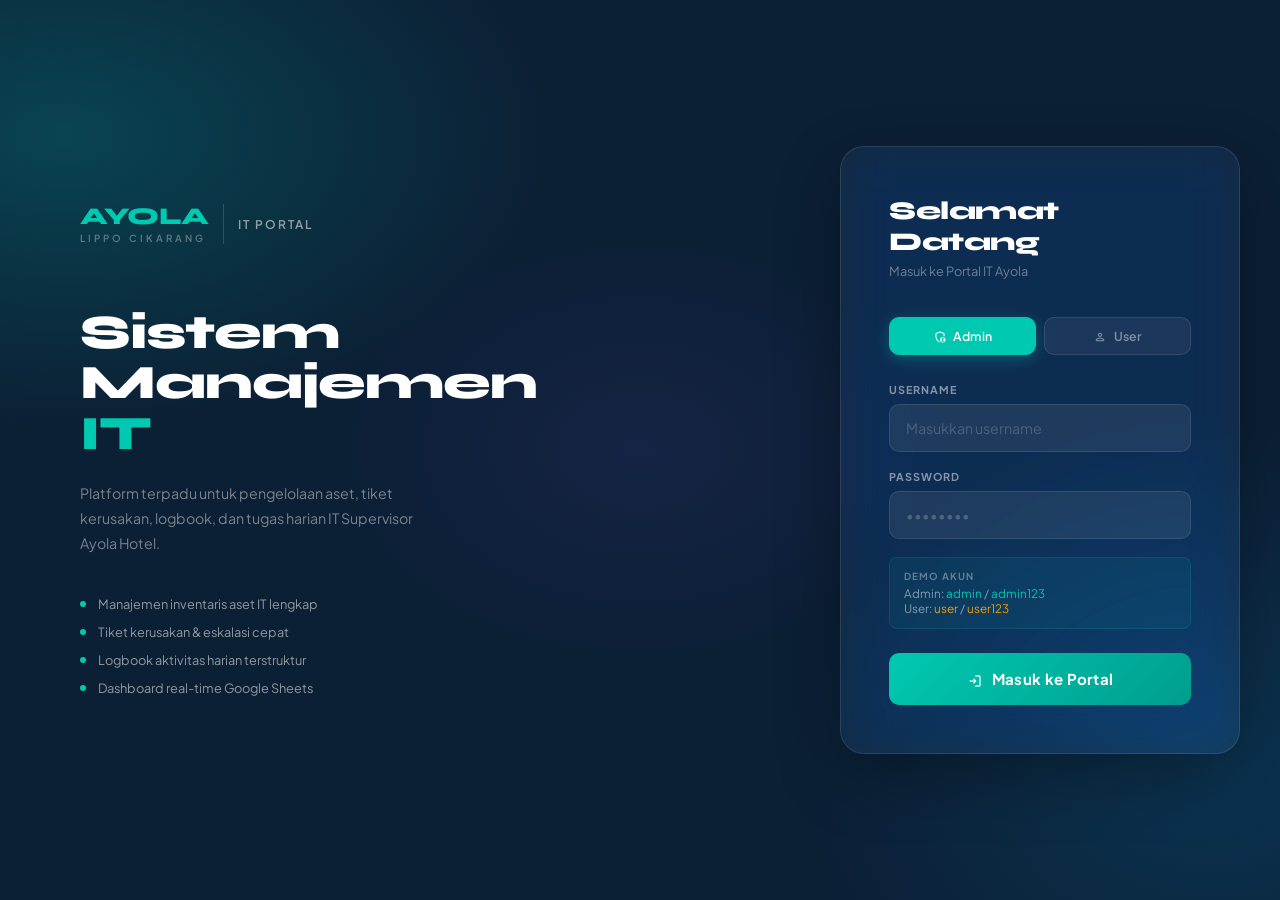
<file: index.html>
<!DOCTYPE html>
<html lang="id">
<head>
<meta charset="UTF-8">
<meta name="viewport" content="width=device-width, initial-scale=1.0">
<title>Ayola IT Portal – Login</title>
<link href="https://fonts.googleapis.com/css2?family=Plus+Jakarta+Sans:wght@300;400;500;600;700;800&family=Syne:wght@700;800;900&display=swap" rel="stylesheet">
<link href="https://fonts.googleapis.com/css2?family=Material+Symbols+Rounded:opsz,wght,FILL,GRAD@20,400,1,0" rel="stylesheet">
<link rel="stylesheet" href="shared.css">
</head>
<body>

<div id="loginPage">
  <div class="login-left">
    <div class="brand-mark">
      <div>
        <div class="brand-logo-text">AYOLA</div>
        <div class="brand-logo-sub">Lippo Cikarang</div>
      </div>
      <div class="brand-divider"></div>
      <div class="brand-portal">IT Portal</div>
    </div>
    <h1>Sistem<br>Manajemen <em>IT</em></h1>
    <p>Platform terpadu untuk pengelolaan aset, tiket kerusakan, logbook, dan tugas harian IT Supervisor Ayola Hotel.</p>
    <div class="login-features">
      <div class="login-feat"><div class="dot"></div>Manajemen inventaris aset IT lengkap</div>
      <div class="login-feat"><div class="dot"></div>Tiket kerusakan & eskalasi cepat</div>
      <div class="login-feat"><div class="dot"></div>Logbook aktivitas harian terstruktur</div>
      <div class="login-feat"><div class="dot"></div>Dashboard real-time Google Sheets</div>
    </div>
  </div>

  <div class="login-right">
    <div class="login-card">
      <h2>Selamat Datang</h2>
      <div class="subtitle">Masuk ke Portal IT Ayola</div>

      <div class="role-tabs">
        <button class="role-tab active" onclick="setRole('admin', this)">
          <span class="material-symbols-rounded" style="font-size:14px;vertical-align:middle;margin-right:4px">admin_panel_settings</span>
          Admin
        </button>
        <button class="role-tab" onclick="setRole('user', this)">
          <span class="material-symbols-rounded" style="font-size:14px;vertical-align:middle;margin-right:4px">person</span>
          User
        </button>
      </div>

      <div class="field">
        <label>Username</label>
        <input id="lUser" type="text" placeholder="Masukkan username" autocomplete="username">
      </div>
      <div class="field">
        <label>Password</label>
        <input id="lPass" type="password" placeholder="••••••••" autocomplete="current-password">
      </div>

      <div style="background:rgba(0,201,177,0.07);border:1px solid rgba(0,201,177,0.15);border-radius:8px;padding:12px 14px;margin-bottom:16px;font-size:0.78rem;color:rgba(255,255,255,0.5)">
        <div style="margin-bottom:4px;color:rgba(255,255,255,0.35);font-weight:700;text-transform:uppercase;letter-spacing:1px;font-size:0.65rem">Demo Akun</div>
        <div>Admin: <span style="color:var(--teal)">admin</span> / <span style="color:var(--teal)">admin123</span></div>
        <div>User: <span style="color:var(--amber)">user</span> / <span style="color:var(--amber)">user123</span></div>
      </div>

      <button class="login-btn" onclick="doLogin()">
        <span class="material-symbols-rounded" style="font-size:16px;vertical-align:middle;margin-right:6px">login</span>
        Masuk ke Portal
      </button>
      <div class="login-err" id="loginErr">Username atau password salah!</div>
    </div>
  </div>
</div>

<script>
let selectedRole = 'admin';

function setRole(role, btn) {
  selectedRole = role;
  document.querySelectorAll('.role-tab').forEach(b => b.classList.remove('active'));
  btn.classList.add('active');
}

const API = "https://sheetdb.io/api/v1/blk7obm7z1uo2";

// Built-in accounts: admin & user (for demo / fallback)
const LOCAL_ACCOUNTS = [
  { username: 'admin', password: 'admin123', nama: 'Administrator', role: 'admin' },
  { username: 'it',    password: 'ayola2024', nama: 'IT Supervisor',  role: 'admin' },
  { username: 'user',  password: 'user123',  nama: 'Staff IT',        role: 'user'  },
  { username: 'staff', password: 'staff123', nama: 'Staff Umum',      role: 'user'  },
];

async function doLogin() {
  const user = document.getElementById('lUser').value.trim();
  const pass = document.getElementById('lPass').value.trim();
  const err  = document.getElementById('loginErr');
  const btn  = document.querySelector('.login-btn');

  if (!user || !pass) {
    err.style.display = 'block';
    err.textContent = 'Isi username dan password terlebih dahulu!';
    return;
  }
  err.style.display = 'none';
  btn.textContent = 'Memeriksa...';
  btn.disabled = true;

  let loginOk = false, namaUser = user, userRole = selectedRole;

  // Try remote API first
  try {
    const controller = new AbortController();
    const timeout = setTimeout(() => controller.abort(), 5000);
    const r = await fetch(API + '?sheet=user', { signal: controller.signal });
    clearTimeout(timeout);
    if (r.ok) {
      const users = await r.json();
      if (Array.isArray(users)) {
        const found = users.find(u =>
          String(u.username).trim() === user &&
          String(u.password).trim() === pass
        );
        if (found) {
          loginOk = true;
          namaUser = found.nama || user;
          userRole = found.role || selectedRole;
        }
      }
    }
  } catch (e) {}

  // Fallback local
  if (!loginOk) {
    const local = LOCAL_ACCOUNTS.find(a => a.username === user && a.password === pass && a.role === selectedRole);
    if (local) { loginOk = true; namaUser = local.nama; userRole = local.role; }
  }

  btn.textContent = 'Masuk ke Portal';
  btn.disabled = false;

  if (loginOk) {
    localStorage.setItem('isLoggedIn', 'true');
    localStorage.setItem('namaUser', namaUser);
    localStorage.setItem('userRole', userRole);
    window.location.href = 'dashboard.html';
    return;
  }

  err.style.display = 'block';
  err.textContent = 'Username atau password salah!';
}

document.getElementById('lPass').addEventListener('keydown', e => { if (e.key === 'Enter') doLogin(); });
window.onload = () => {
  if (localStorage.getItem('isLoggedIn') === 'true') window.location.href = 'dashboard.html';
};
</script>
</body>
</html>
</file>
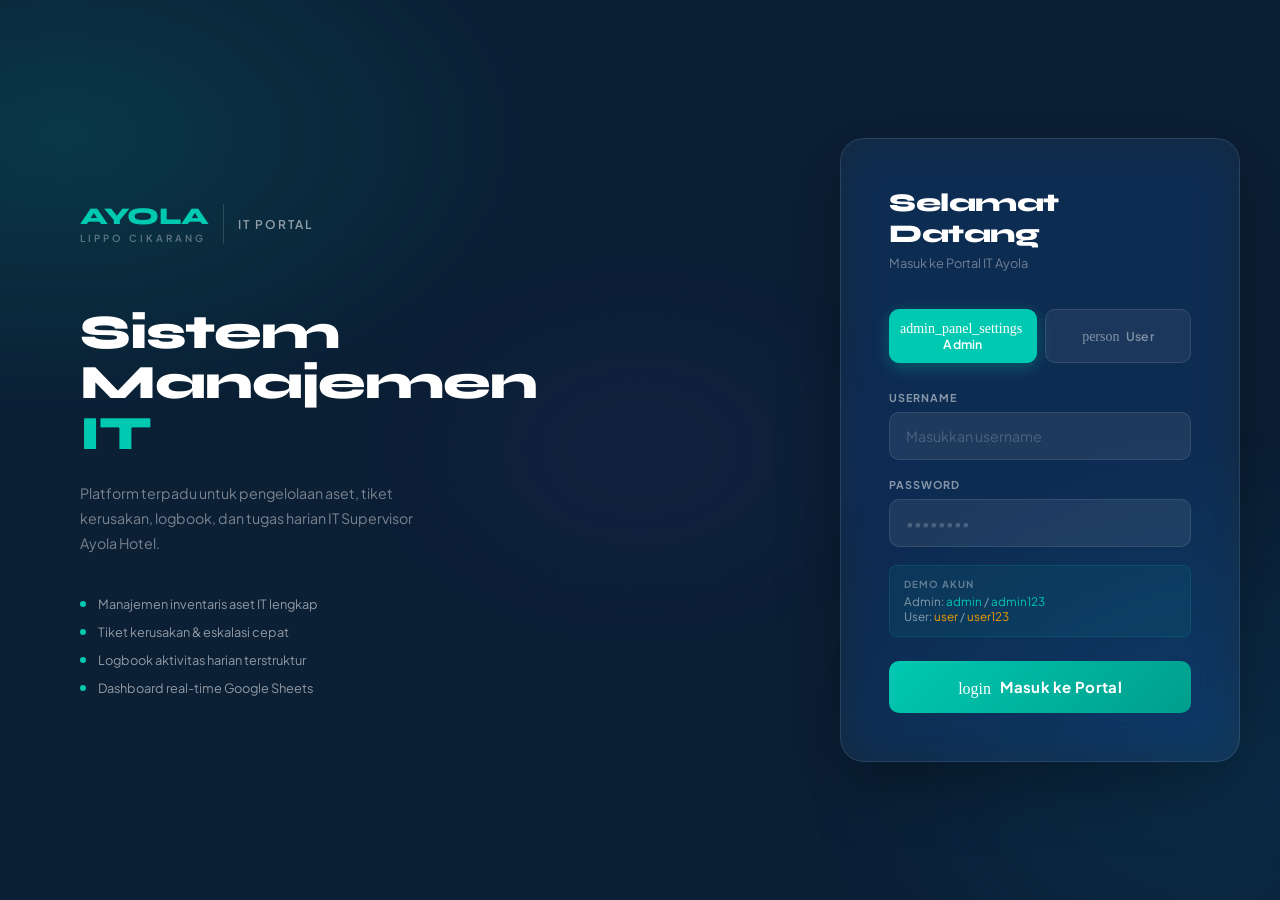
<file: aset.html>
<!DOCTYPE html>
<html lang="id">
<head>
<meta charset="UTF-8">
<meta name="viewport" content="width=device-width, initial-scale=1.0">
<title>Ayola IT Portal – Manajemen Aset</title>
<link href="https://fonts.googleapis.com/css2?family=Plus+Jakarta+Sans:wght@300;400;500;600;700;800&family=Syne:wght@700;800;900&display=swap" rel="stylesheet">
<link href="https://fonts.googleapis.com/css2?family=Material+Symbols+Rounded:opsz,wght,FILL,GRAD@20,400,1,0" rel="stylesheet">
<link rel="stylesheet" href="shared.css">
</head>
<body>
<div id="appPage">
  <div class="sidebar" id="sidebar"></div>

  <div class="main">
    <div class="page">
      <div class="page-header">
        <h1>Manajemen Aset IT</h1>
        <p>Kelola inventaris perangkat keras dan lunak perusahaan</p>
      </div>

      <!-- Stats mini -->
      <div class="stats-grid" style="grid-template-columns:repeat(4,1fr)" id="asetStats">
        <div class="stat-card"><div class="stat-icon teal"><span class="material-symbols-rounded">devices</span></div><div><div class="stat-num" id="s-total">0</div><div class="stat-label">Total Aset</div></div></div>
        <div class="stat-card"><div class="stat-icon green"><span class="material-symbols-rounded">check_circle</span></div><div><div class="stat-num" id="s-ok">0</div><div class="stat-label">Tersedia</div></div></div>
        <div class="stat-card"><div class="stat-icon amber"><span class="material-symbols-rounded">person</span></div><div><div class="stat-num" id="s-used">0</div><div class="stat-label">Dipakai</div></div></div>
        <div class="stat-card"><div class="stat-icon red"><span class="material-symbols-rounded">build</span></div><div><div class="stat-num" id="s-repair">0</div><div class="stat-label">Servis</div></div></div>
      </div>

      <div class="card">
        <div class="action-bar">
          <div class="search-box">
            <span class="material-symbols-rounded">search</span>
            <input type="text" id="searchAsset" placeholder="Cari aset..." oninput="filterAssets()">
          </div>
          <div style="display:flex;gap:10px;align-items:center">
            <select id="filterKat" onchange="filterAssets()" style="padding:10px 14px;border:1.5px solid var(--border);border-radius:10px;font-family:inherit;font-size:0.85rem;outline:none;cursor:pointer">
              <option value="">Semua Kategori</option>
              <option>Laptop</option>
              <option>PC Desktop</option>
              <option>Monitor</option>
              <option>Printer</option>
              <option>Network Device</option>
              <option>Server</option>
              <option>Aksesoris</option>
            </select>
            <button class="btn btn-primary" id="btnTambah" onclick="openModal()">
              <span class="material-symbols-rounded" style="font-size:16px">add</span> Tambah Aset
            </button>
          </div>
        </div>

        <div class="table-wrap">
          <table>
            <thead>
              <tr>
                <th>Foto</th>
                <th>ID Aset</th>
                <th>Nama & Merk</th>
                <th>Kategori</th>
                <th>Serial / SN</th>
                <th>Status</th>
                <th>Pengguna / Lokasi</th>
                <th id="colAksi">Aksi</th>
              </tr>
            </thead>
            <tbody id="assetTableBody">
              <tr><td colspan="8" style="text-align:center;padding:40px;color:var(--muted)">
                <span class="material-symbols-rounded" style="display:block;font-size:36px;margin-bottom:8px;opacity:0.4">inventory_2</span>
                Memuat data...</td></tr>
            </tbody>
          </table>
        </div>
      </div>
    </div>
  </div>
</div>

<!-- MODAL FORM -->
<div class="modal-overlay" id="assetModal">
  <div class="modal-box">
    <div class="modal-header">
      <h3 id="modalTitle">Tambah Aset Baru</h3>
      <button class="modal-close" onclick="closeModal()">
        <span class="material-symbols-rounded">close</span>
      </button>
    </div>
    <form id="assetForm" onsubmit="handleFormSubmit(event)">
      <input type="hidden" id="assetId">

      <div class="form-grid">
        <div class="form-group">
          <label>ID / Kode Aset</label>
          <input type="text" id="assetKode" placeholder="Contoh: AST-001" required>
        </div>
        <div class="form-group">
          <label>Nama & Merk</label>
          <input type="text" id="assetName" required placeholder="Contoh: Lenovo ThinkPad T14">
        </div>
        <div class="form-group">
          <label>Kategori</label>
          <select id="assetCategory" required>
            <option value="">Pilih Kategori</option>
            <option>Laptop</option>
            <option>PC Desktop</option>
            <option>Monitor</option>
            <option>Printer</option>
            <option>Network Device</option>
            <option>Server</option>
            <option>Aksesoris</option>
          </select>
        </div>
        <div class="form-group">
          <label>Serial Number</label>
          <input type="text" id="assetSN" placeholder="SN / S/N Perangkat">
        </div>
        <div class="form-group">
          <label>Status Kondisi</label>
          <select id="assetStatus" required>
            <option value="Tersedia">Tersedia</option>
            <option value="Dipakai">Dipakai</option>
            <option value="Rusak/Servis">Rusak/Servis</option>
          </select>
        </div>
        <div class="form-group">
          <label>Pengguna / Lokasi</label>
          <input type="text" id="assetLocation" required placeholder="Nama karyawan / ruangan">
        </div>
      </div>

      <!-- Photo Upload -->
      <div class="form-group" style="margin-top:4px">
        <label>Foto Aset</label>
        <div class="upload-area" id="uploadArea" onclick="document.getElementById('assetPhoto').click()">
          <span class="material-symbols-rounded" id="uploadIcon">add_photo_alternate</span>
          <p id="uploadText">Klik untuk upload foto aset</p>
          <p style="font-size:0.72rem;opacity:0.6;margin-top:2px">JPG / PNG · Maks. 1 MB</p>
          <img id="photoPreview" class="upload-preview" style="display:none;margin:8px auto 0">
        </div>
        <input type="file" id="assetPhoto" accept="image/*" style="display:none">
        <input type="hidden" id="photoBase64">
      </div>

      <div style="display:flex;justify-content:flex-end;gap:10px;margin-top:28px">
        <button type="button" class="btn btn-secondary" onclick="closeModal()">Batal</button>
        <button type="submit" class="btn btn-primary" id="btnSubmit">
          <span class="material-symbols-rounded" style="font-size:16px">save</span> Simpan
        </button>
      </div>
    </form>
  </div>
</div>

<div id="toast"></div>
<script src="sidebar-builder.js"></script>
<script>
const SHEETDB_API_URL = 'https://sheetdb.io/api/v1/blk7obm7z1uo2';
const ASSETS_SHEET = 'assets';
let allAssets = [];

// Photo upload handler
document.getElementById('assetPhoto').addEventListener('change', function(e) {
  const file = e.target.files[0];
  if (!file) return;
  if (file.size > 1024 * 1024) {
    showToast('Ukuran foto terlalu besar! Maks. 1MB.', 'err'); this.value = ''; return;
  }
  const reader = new FileReader();
  reader.onload = function(ev) {
    document.getElementById('photoBase64').value = ev.target.result;
    document.getElementById('photoPreview').src = ev.target.result;
    document.getElementById('photoPreview').style.display = 'block';
    document.getElementById('uploadIcon').style.display = 'none';
    document.getElementById('uploadText').textContent = file.name;
    document.getElementById('uploadArea').classList.add('has-file');
  };
  reader.readAsDataURL(file);
});

// Drag & drop
const uploadArea = document.getElementById('uploadArea');
uploadArea.addEventListener('dragover', e => { e.preventDefault(); uploadArea.style.borderColor='var(--teal)'; });
uploadArea.addEventListener('dragleave', () => uploadArea.style.borderColor='');
uploadArea.addEventListener('drop', e => {
  e.preventDefault(); uploadArea.style.borderColor='';
  const file = e.dataTransfer.files[0];
  if (file && file.type.startsWith('image/')) {
    const dt = new DataTransfer(); dt.items.add(file);
    document.getElementById('assetPhoto').files = dt.files;
    document.getElementById('assetPhoto').dispatchEvent(new Event('change'));
  }
});

async function fetchAssets() {
  try {
    const r = await fetch(SHEETDB_API_URL + '?sheet=' + ASSETS_SHEET);
    const data = await r.json();
    allAssets = Array.isArray(data) ? data : [];
  } catch(e) {
    allAssets = JSON.parse(localStorage.getItem('ayola_assets') || '[]');
  }
  localStorage.setItem('ayola_assets', JSON.stringify(allAssets));
  updateStats();
  renderTable(allAssets);
}

function updateStats() {
  document.getElementById('s-total').textContent  = allAssets.length;
  document.getElementById('s-ok').textContent     = allAssets.filter(a=>a.status==='Tersedia').length;
  document.getElementById('s-used').textContent   = allAssets.filter(a=>a.status==='Dipakai').length;
  document.getElementById('s-repair').textContent = allAssets.filter(a=>a.status==='Rusak/Servis').length;
}

function filterAssets() {
  const q   = document.getElementById('searchAsset').value.toLowerCase();
  const kat = document.getElementById('filterKat').value;
  const filtered = allAssets.filter(a => {
    const matchQ   = !q   || (a.nama_aset||'').toLowerCase().includes(q) || (a.lokasi||'').toLowerCase().includes(q) || (a.kode_aset||'').toLowerCase().includes(q);
    const matchKat = !kat || a.kategori === kat;
    return matchQ && matchKat;
  });
  renderTable(filtered);
}

function renderTable(data) {
  const tbody = document.getElementById('assetTableBody');
  const admin = isAdmin();

  if (!data || !data.length) {
    tbody.innerHTML = `<tr><td colspan="8" style="text-align:center;padding:40px;color:var(--muted)">
      <span class="material-symbols-rounded" style="display:block;font-size:36px;margin-bottom:8px;opacity:0.4">search_off</span>
      Tidak ada data aset.</td></tr>`;
    return;
  }

  tbody.innerHTML = data.map((row, i) => {
    const imgHtml = (row.foto && row.foto !== '')
      ? `<img src="${row.foto}" class="asset-photo" onerror="this.style.display='none'">`
      : `<div class="no-photo"><span class="material-symbols-rounded">image_not_supported</span></div>`;

    let statusBadge = 'badge-green', statusLabel = row.status || 'Tersedia';
    if (row.status === 'Rusak/Servis') statusBadge = 'badge-red';
    if (row.status === 'Dipakai')      statusBadge = 'badge-amber';

    const aksi = admin ? `
      <button class="btn btn-sm btn-secondary" style="margin-right:4px" onclick="editAsset(${i})" title="Edit">
        <span class="material-symbols-rounded" style="font-size:14px">edit</span>
      </button>
      <button class="btn btn-sm btn-danger-sm" onclick="deleteAsset('${row.nama_aset || row.kode_aset}')" title="Hapus">
        <span class="material-symbols-rounded" style="font-size:14px">delete</span>
      </button>`
    : `<span style="font-size:0.76rem;color:var(--muted)">—</span>`;

    return `<tr>
      <td>${imgHtml}</td>
      <td><code style="font-size:0.75rem;background:#f1f5f8;padding:3px 7px;border-radius:5px">${row.kode_aset || '–'}</code></td>
      <td><strong style="font-size:0.875rem">${row.nama_aset || '–'}</strong></td>
      <td><span class="badge badge-teal">${row.kategori || '–'}</span></td>
      <td style="color:var(--muted);font-size:0.8rem">${row.serial || row.sn || '–'}</td>
      <td><span class="badge ${statusBadge}">${statusLabel}</span></td>
      <td style="font-size:0.855rem">${row.lokasi || '–'}</td>
      <td>${aksi}</td>
    </tr>`;
  }).join('');
}

async function handleFormSubmit(e) {
  e.preventDefault();
  const btn = document.getElementById('btnSubmit');
  btn.innerHTML = '<span class="material-symbols-rounded" style="font-size:15px;animation:spin 1s linear infinite">refresh</span> Menyimpan...';
  btn.disabled = true;

  const isEdit   = document.getElementById('assetId').value !== '';
  const payload  = {
    data: {
      kode_aset: document.getElementById('assetKode').value,
      nama_aset: document.getElementById('assetName').value,
      kategori:  document.getElementById('assetCategory').value,
      serial:    document.getElementById('assetSN').value,
      status:    document.getElementById('assetStatus').value,
      lokasi:    document.getElementById('assetLocation').value,
      foto:      document.getElementById('photoBase64').value
    }
  };

  try {
    let response;
    if (isEdit) {
      const original = document.getElementById('assetId').value;
      response = await fetch(`${SHEETDB_API_URL}/nama_aset/${encodeURIComponent(original)}?sheet=${ASSETS_SHEET}`, {
        method: 'PATCH', headers: { 'Content-Type': 'application/json' },
        body: JSON.stringify(payload)
      });
    } else {
      response = await fetch(SHEETDB_API_URL + '?sheet=' + ASSETS_SHEET, {
        method: 'POST', headers: { 'Content-Type': 'application/json' },
        body: JSON.stringify(payload)
      });
    }

    // Optimistic update localStorage too
    if (isEdit) {
      const idx = allAssets.findIndex(a => a.nama_aset === document.getElementById('assetId').value);
      if (idx !== -1) allAssets[idx] = { ...allAssets[idx], ...payload.data };
    } else {
      allAssets.unshift(payload.data);
    }
    localStorage.setItem('ayola_assets', JSON.stringify(allAssets));

    showToast(isEdit ? 'Aset berhasil diupdate!' : 'Aset berhasil ditambahkan!', 'ok');
    closeModal();
    await fetchAssets();
  } catch(err) {
    showToast('Gagal menyimpan. Cek koneksi.', 'err');
  } finally {
    btn.innerHTML = '<span class="material-symbols-rounded" style="font-size:16px">save</span> Simpan';
    btn.disabled = false;
  }
}

function editAsset(idx) {
  const row = allAssets[idx];
  openModal();
  document.getElementById('modalTitle').textContent = 'Edit Data Aset';
  document.getElementById('assetId').value         = row.nama_aset || '';
  document.getElementById('assetKode').value       = row.kode_aset || '';
  document.getElementById('assetName').value       = row.nama_aset || '';
  document.getElementById('assetCategory').value   = row.kategori  || '';
  document.getElementById('assetSN').value         = row.serial    || row.sn || '';
  document.getElementById('assetStatus').value     = row.status    || 'Tersedia';
  document.getElementById('assetLocation').value   = row.lokasi    || '';
  document.getElementById('photoBase64').value     = row.foto      || '';
  if (row.foto) {
    document.getElementById('photoPreview').src     = row.foto;
    document.getElementById('photoPreview').style.display = 'block';
    document.getElementById('uploadIcon').style.display   = 'none';
    document.getElementById('uploadText').textContent     = 'Foto tersimpan';
    document.getElementById('uploadArea').classList.add('has-file');
  }
}

async function deleteAsset(nama) {
  if (!confirm(`Hapus aset "${nama}"?`)) return;
  try {
    await fetch(`${SHEETDB_API_URL}/nama_aset/${encodeURIComponent(nama)}?sheet=${ASSETS_SHEET}`, { method: 'DELETE' });
    allAssets = allAssets.filter(a => a.nama_aset !== nama);
    localStorage.setItem('ayola_assets', JSON.stringify(allAssets));
    showToast('Aset dihapus.', 'ok');
    updateStats();
    renderTable(allAssets);
  } catch(e) { showToast('Gagal menghapus.', 'err'); }
}

function openModal() {
  document.getElementById('assetModal').classList.add('active');
  document.getElementById('modalTitle').textContent = 'Tambah Aset Baru';
}
function closeModal() {
  document.getElementById('assetModal').classList.remove('active');
  document.getElementById('assetForm').reset();
  document.getElementById('assetId').value       = '';
  document.getElementById('photoBase64').value   = '';
  document.getElementById('photoPreview').style.display = 'none';
  document.getElementById('uploadIcon').style.display   = '';
  document.getElementById('uploadText').textContent     = 'Klik untuk upload foto aset';
  document.getElementById('uploadArea').classList.remove('has-file');
}

window.onload = () => {
  if (!authGuard()) return;
  buildSidebar('aset');
  // Hide aksi column for non-admin
  if (!isAdmin()) {
    document.getElementById('btnTambah').style.display = 'none';
    document.getElementById('colAksi').style.display   = 'none';
  }
  fetchAssets();
};
</script>
<style>
@keyframes spin { to { transform:rotate(360deg); } }
</style>
</body>
</html>
</file>
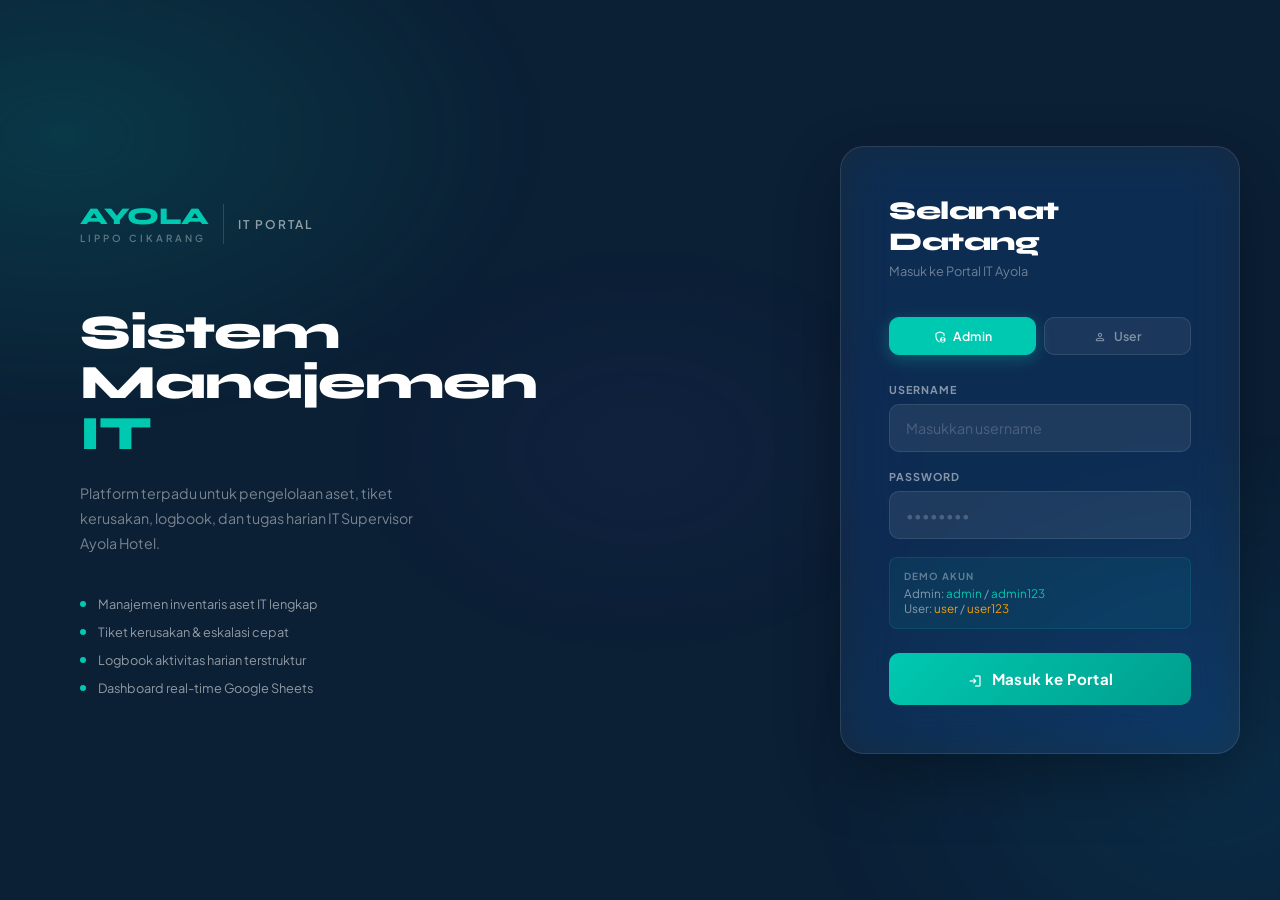
<file: dashboard.html>
<!DOCTYPE html>
<html lang="id">
<head>
<meta charset="UTF-8">
<meta name="viewport" content="width=device-width, initial-scale=1.0">
<title>Ayola IT Portal – Dashboard</title>
<link href="https://fonts.googleapis.com/css2?family=Plus+Jakarta+Sans:wght@300;400;500;600;700;800&family=Syne:wght@700;800;900&display=swap" rel="stylesheet">
<link href="https://fonts.googleapis.com/css2?family=Material+Symbols+Rounded:opsz,wght,FILL,GRAD@20,400,1,0" rel="stylesheet">
<link rel="stylesheet" href="shared.css">
</head>
<body>
<div id="appPage">
  <div class="sidebar" id="sidebar"></div>

  <div class="main">
    <div class="page">
      <div class="page-header">
        <h1>Dashboard Overview</h1>
        <p id="dateDisplay">Sistem Manajemen Ayola Lippo Cikarang</p>
      </div>

      <div class="info-banner">
        <span class="material-symbols-rounded">wifi_tethering</span>
        <div>
          <h3>Sistem Berjalan Normal</h3>
          <p>Semua layanan IT beroperasi dengan baik. Data tersinkronisasi dengan Google Sheets.</p>
        </div>
        <div style="margin-left:auto;text-align:right;flex-shrink:0">
          <div id="roleDisplay" style="font-size:0.72rem;opacity:0.7;text-transform:uppercase;letter-spacing:1px">Mode</div>
          <div id="userDisplay" style="font-size:0.95rem;font-weight:700"></div>
        </div>
      </div>

      <div class="stats-grid">
        <div class="stat-card">
          <div class="stat-icon teal"><span class="material-symbols-rounded">inventory_2</span></div>
          <div>
            <div class="stat-num" id="c-aset">–</div>
            <div class="stat-label">Total Aset</div>
          </div>
        </div>
        <div class="stat-card">
          <div class="stat-icon red"><span class="material-symbols-rounded">confirmation_number</span></div>
          <div>
            <div class="stat-num" id="c-tiket">–</div>
            <div class="stat-label">Tiket Open</div>
          </div>
        </div>
        <div class="stat-card">
          <div class="stat-icon green"><span class="material-symbols-rounded">check_circle</span></div>
          <div>
            <div class="stat-num" id="c-todo">–</div>
            <div class="stat-label">Tugas Aktif</div>
          </div>
        </div>
        <div class="stat-card">
          <div class="stat-icon amber"><span class="material-symbols-rounded">menu_book</span></div>
          <div>
            <div class="stat-num" id="c-log">–</div>
            <div class="stat-label">Log Hari Ini</div>
          </div>
        </div>
      </div>

      <div style="display:grid;grid-template-columns:1fr 1fr;gap:22px">
        <div class="card">
          <div class="card-title"><span class="material-symbols-rounded">history</span> Ringkasan Status</div>
          <div id="recentActivity" style="color:var(--muted);font-size:0.875rem;">Memuat data...</div>
        </div>
        <div class="card">
          <div class="card-title"><span class="material-symbols-rounded">bar_chart</span> Distribusi Aset</div>
          <div id="assetChart" style="font-size:0.875rem;"></div>
        </div>
      </div>
    </div>
  </div>
</div>
<div id="toast"></div>

<script src="sidebar-builder.js"></script>
<script>
const API = "https://sheetdb.io/api/v1/blk7obm7z1uo2";

function setDate() {
  const days = ['Minggu','Senin','Selasa','Rabu','Kamis','Jumat','Sabtu'];
  const months = ['Januari','Februari','Maret','April','Mei','Juni','Juli','Agustus','September','Oktober','November','Desember'];
  const d = new Date();
  document.getElementById('dateDisplay').textContent = `${days[d.getDay()]}, ${d.getDate()} ${months[d.getMonth()]} ${d.getFullYear()}`;
}

async function loadAll() {
  let assets = [], tickets = [], todos = [], logs = [];

  // Load from localStorage as cache
  assets  = JSON.parse(localStorage.getItem('ayola_assets'))  || [];
  tickets = JSON.parse(localStorage.getItem('ayola_tickets')) || [];
  todos   = JSON.parse(localStorage.getItem('ayola_todos'))   || [];
  logs    = JSON.parse(localStorage.getItem('ayola_logs'))    || [];

  // Try fetch fresh data
  try {
    const [ra, rt, ro, rl] = await Promise.all([
      fetch(API+'?sheet=assets').then(r=>r.json()).catch(()=>[]),
      fetch(API+'?sheet=tickets').then(r=>r.json()).catch(()=>[]),
      fetch(API+'?sheet=todolist').then(r=>r.json()).catch(()=>[]),
      fetch(API+'?sheet=logbook').then(r=>r.json()).catch(()=>[])
    ]);
    if (Array.isArray(ra) && ra.length) assets = ra;
    if (Array.isArray(rt) && rt.length) tickets = rt.map((i,idx)=>({ id:`TKT-${String(idx+1).padStart(3,'0')}`, status: i.status_tiket || 'Open', judul: i.masalah||'-' }));
    if (Array.isArray(ro) && ro.length) todos = ro;
    if (Array.isArray(rl) && rl.length) logs = rl;
  } catch(e) {}

  // Stats
  document.getElementById('c-aset').textContent  = assets.length;
  document.getElementById('c-tiket').textContent = tickets.filter(t=>t.status==='Open').length;
  document.getElementById('c-todo').textContent  = Array.isArray(todos) ? todos.filter(t=>!t.done && t.status!=='Selesai').length : 0;

  const today = new Date().toLocaleDateString('id-ID');
  const todayLogs = logs.filter(l => {
    if (!l.tanggal) return false;
    return new Date(l.tanggal).toLocaleDateString('id-ID') === today;
  });
  document.getElementById('c-log').textContent = todayLogs.length;

  // Activity summary
  const acts = [];
  if (assets.length)  acts.push({ icon:'inventory_2',         color:'var(--teal)', text:`${assets.length} aset terdaftar dalam inventaris` });
  if (tickets.length) acts.push({ icon:'confirmation_number', color:'var(--red)',  text:`${tickets.filter(t=>t.status==='Open').length} tiket sedang open / menunggu penanganan` });
  if (todos.length)   acts.push({ icon:'check_circle',        color:'var(--green)',text:`${Array.isArray(todos)?todos.filter(t=>!t.done&&t.status!=='Selesai').length:0} dari ${todos.length} tugas belum diselesaikan` });
  if (logs.length)    acts.push({ icon:'menu_book',           color:'var(--amber)',text:`${todayLogs.length} aktivitas tercatat hari ini` });

  if (!acts.length) {
    document.getElementById('recentActivity').textContent = 'Belum ada data.';
  } else {
    document.getElementById('recentActivity').innerHTML = acts.map(a=>`
      <div style="display:flex;align-items:center;gap:14px;padding:12px 0;border-bottom:1px solid #f0f5f7">
        <span class="material-symbols-rounded" style="color:${a.color};font-size:20px">${a.icon}</span>
        <span style="font-size:0.855rem">${a.text}</span>
      </div>`).join('');
  }

  // Asset category chart
  if (assets.length) {
    const cats = {};
    assets.forEach(a => {
      const k = a.kategori || a.kat || 'Lainnya';
      cats[k] = (cats[k]||0) + 1;
    });
    const total = assets.length;
    const colors = ['var(--teal)','var(--sky)','var(--purple)','var(--amber)','var(--green)','var(--red)'];
    let ci = 0;
    document.getElementById('assetChart').innerHTML = Object.entries(cats).map(([k,v]) => {
      const pct = Math.round(v/total*100);
      const c = colors[ci++ % colors.length];
      return `
        <div style="margin-bottom:12px">
          <div style="display:flex;justify-content:space-between;font-size:0.8rem;margin-bottom:4px">
            <span style="font-weight:600">${k}</span>
            <span style="color:var(--muted)">${v} unit</span>
          </div>
          <div style="background:#f0f5f7;border-radius:99px;height:8px;overflow:hidden">
            <div style="height:100%;width:${pct}%;background:${c};border-radius:99px;transition:width 0.8s ease"></div>
          </div>
        </div>`;
    }).join('');
  } else {
    document.getElementById('assetChart').innerHTML = '<p style="color:var(--muted);font-size:0.875rem">Belum ada data aset.</p>';
  }
}

window.onload = () => {
  if (!authGuard()) return;
  const nama = localStorage.getItem('namaUser') || 'Admin';
  const role = localStorage.getItem('userRole') || 'user';
  document.getElementById('userDisplay').textContent = nama;
  document.getElementById('roleDisplay').textContent = role === 'admin' ? 'Administrator' : 'User';
  buildSidebar('dashboard');
  setDate();
  loadAll();
};
</script>
</body>
</html>
</file>
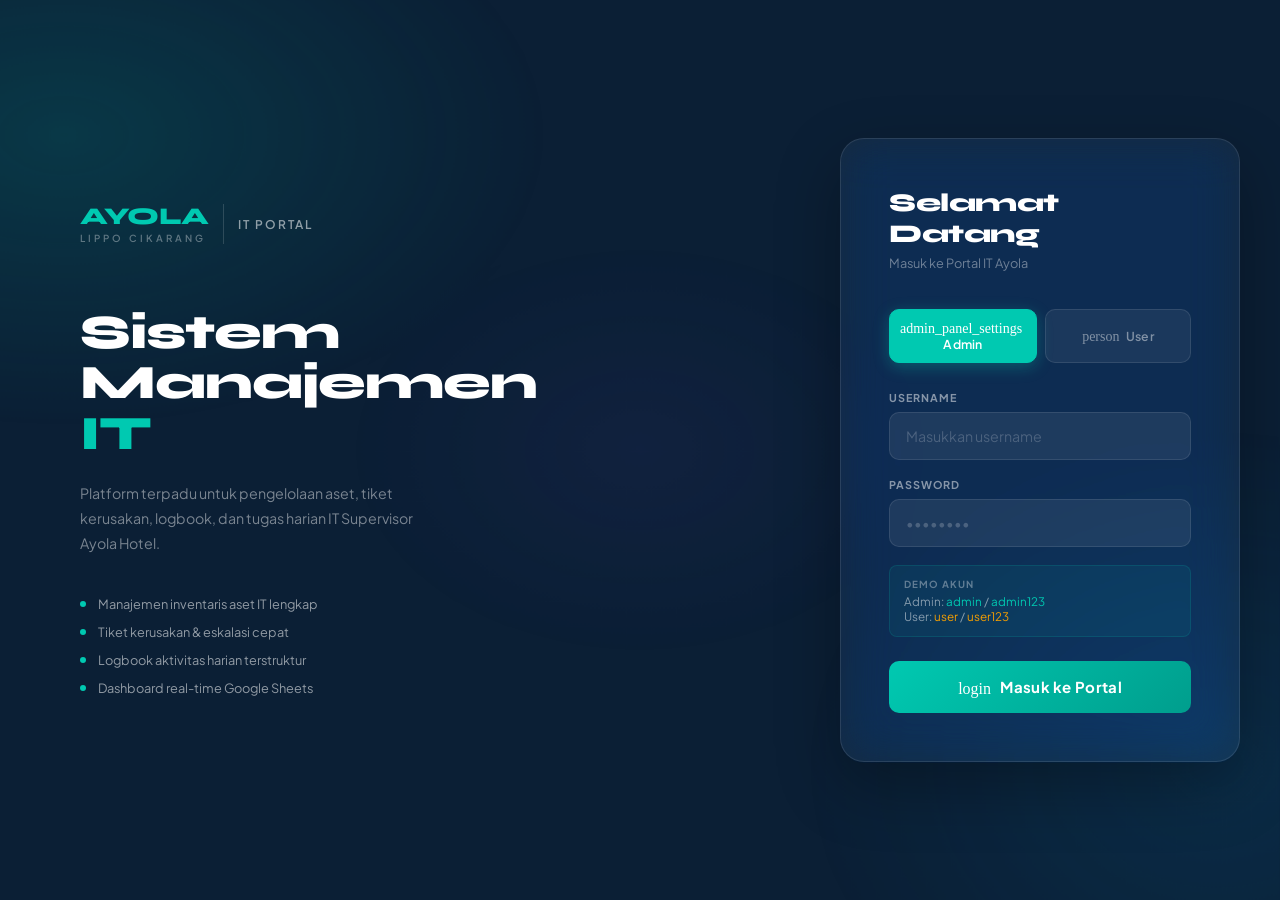
<file: logbook.html>
<!DOCTYPE html>
<html lang="id">
<head>
<meta charset="UTF-8">
<meta name="viewport" content="width=device-width, initial-scale=1.0">
<title>Ayola IT Portal – Logbook</title>
<link href="https://fonts.googleapis.com/css2?family=Plus+Jakarta+Sans:wght@300;400;500;600;700;800&family=Syne:wght@700;800;900&display=swap" rel="stylesheet">
<link href="https://fonts.googleapis.com/css2?family=Material+Symbols+Rounded:opsz,wght,FILL,GRAD@20,400,1,0" rel="stylesheet">
<link rel="stylesheet" href="shared.css">
</head>
<body>
<div id="appPage">
  <div class="sidebar" id="sidebar"></div>

  <div class="main">
    <div class="page">
      <div class="page-header">
        <h1>Logbook Aktivitas</h1>
        <p>Catatan kegiatan harian tim IT</p>
      </div>

      <!-- Form tambah log -->
      <div class="card" style="margin-bottom:22px">
        <div class="card-title"><span class="material-symbols-rounded">edit_note</span> Tambah Catatan Aktivitas</div>
        <form id="f-log" onsubmit="submitLog(event)">
          <div class="form-grid" style="grid-template-columns:repeat(auto-fit,minmax(180px,1fr))">
            <div class="form-group">
              <label>Tanggal</label>
              <input type="date" id="l-tgl" required>
            </div>
            <div class="form-group">
              <label>Waktu</label>
              <input type="time" id="l-time" required>
            </div>
            <div class="form-group">
              <label>Kategori</label>
              <select id="l-kat">
                <option>Pemeliharaan</option>
                <option>Instalasi</option>
                <option>Perbaikan</option>
                <option>Konfigurasi</option>
                <option>Monitoring</option>
                <option>Update/Upgrade</option>
                <option>Backup</option>
                <option>Support User</option>
                <option>Lainnya</option>
              </select>
            </div>
            <div class="form-group">
              <label>Teknisi</label>
              <input type="text" id="l-tech" placeholder="Nama teknisi">
            </div>
          </div>
          <div class="form-group" style="margin-bottom:10px">
            <label>Judul Aktivitas</label>
            <input type="text" id="l-judul" placeholder="Ringkasan aktivitas yang dikerjakan" required>
          </div>
          <div class="form-group" style="margin-bottom:16px">
            <label>Detail Keterangan</label>
            <textarea id="l-desc" rows="3" placeholder="Deskripsi lengkap pekerjaan, temuan, dan hasil akhir..." style="resize:vertical"></textarea>
          </div>
          <div style="display:flex;gap:10px;align-items:center;flex-wrap:wrap">
            <button class="btn btn-primary" type="submit">
              <span class="material-symbols-rounded" style="font-size:16px">add_circle</span> Tambah Log
            </button>
            <button type="button" class="btn btn-secondary" onclick="exportLogs()">
              <span class="material-symbols-rounded" style="font-size:16px">download</span> Export CSV
            </button>
          </div>
        </form>
      </div>

      <!-- Filter & list -->
      <div class="card">
        <div style="display:flex;justify-content:space-between;align-items:center;margin-bottom:20px;flex-wrap:wrap;gap:12px">
          <div class="card-title" style="margin-bottom:0"><span class="material-symbols-rounded">list_alt</span> Riwayat Aktivitas</div>
          <div style="display:flex;gap:8px;flex-wrap:wrap">
            <div class="search-box" style="width:auto">
              <span class="material-symbols-rounded">search</span>
              <input type="text" id="l-search" placeholder="Cari log..." oninput="renderLogs()" style="width:200px">
            </div>
            <select id="l-fkat" onchange="renderLogs()" style="padding:9px 14px;border:1.5px solid var(--border);border-radius:10px;font-family:inherit;font-size:0.82rem;outline:none">
              <option value="">Semua Kategori</option>
              <option>Pemeliharaan</option><option>Instalasi</option>
              <option>Perbaikan</option><option>Konfigurasi</option>
              <option>Monitoring</option><option>Update/Upgrade</option>
              <option>Backup</option><option>Support User</option><option>Lainnya</option>
            </select>
            <input type="date" id="l-fdate" onchange="renderLogs()" style="padding:9px 14px;border:1.5px solid var(--border);border-radius:10px;font-family:inherit;font-size:0.82rem;outline:none">
          </div>
        </div>

        <div id="log-list">
          <div style="text-align:center;padding:40px;color:var(--muted)">
            <span class="material-symbols-rounded" style="display:block;font-size:36px;margin-bottom:8px;opacity:0.4">menu_book</span>
            Belum ada log. Tambah aktivitas pertama!
          </div>
        </div>
      </div>
    </div>
  </div>
</div>

<div id="toast"></div>
<script src="sidebar-builder.js"></script>
<script>
const API = "https://sheetdb.io/api/v1/blk7obm7z1uo2";
let logs = JSON.parse(localStorage.getItem('ayola_logs')) || [];

const catColors = {
  'Pemeliharaan':  'badge-teal',
  'Instalasi':     'badge-blue',
  'Perbaikan':     'badge-red',
  'Konfigurasi':   'badge-purple',
  'Monitoring':    'badge-green',
  'Update/Upgrade':'badge-amber',
  'Backup':        'badge-sky',
  'Support User':  'badge-teal',
  'Lainnya':       'badge-gray',
};
const catBorderColors = {
  'Pemeliharaan':  'var(--teal)',
  'Instalasi':     'var(--sky)',
  'Perbaikan':     'var(--red)',
  'Konfigurasi':   'var(--purple)',
  'Monitoring':    'var(--green)',
  'Update/Upgrade':'var(--amber)',
  'Backup':        '#0ea5e9',
  'Support User':  'var(--teal)',
  'Lainnya':       'var(--muted)',
};

function save() { localStorage.setItem('ayola_logs', JSON.stringify(logs)); }

async function loadLogs() {
  try {
    const rl = await fetch(API+'?sheet=logbook').then(r=>r.json());
    if (Array.isArray(rl) && rl.length) {
      logs = rl.map((i,idx) => ({
        id:     idx+1,
        row_id: i.row_id || '',
        tgl:    i.tanggal || '',
        time:   i.waktu   || '',
        kat:    i.kategori|| 'Lainnya',
        tech:   i.teknisi || '',
        judul:  i.judul   || '-',
        desc:   i.deskripsi||'',
      }));
      save();
    }
  } catch(e) {}
  renderLogs();
}

function submitLog(e) {
  e.preventDefault();
  const newRowId = 'log_' + Date.now();
  const item = {
    id:    Date.now(),
    row_id: newRowId,
    tgl:   document.getElementById('l-tgl').value,
    time:  document.getElementById('l-time').value,
    kat:   document.getElementById('l-kat').value,
    tech:  document.getElementById('l-tech').value || (localStorage.getItem('namaUser')||'IT'),
    judul: document.getElementById('l-judul').value,
    desc:  document.getElementById('l-desc').value,
  };
  logs.unshift(item);
  save();
  renderLogs();
  e.target.reset();
  // Reset tanggal & waktu to now
  setDefaults();
  showToast('Log aktivitas dicatat!', 'ok');
  fetch(API+'?sheet=logbook', {
    method:'POST', headers:{'Content-Type':'application/json'},
    body: JSON.stringify({ data:[{ row_id:newRowId, tanggal:item.tgl, waktu:item.time, kategori:item.kat, teknisi:item.tech, judul:item.judul, deskripsi:item.desc }] })
  }).catch(()=>{});
}

function deleteLog(id) {
  if (!isAdmin()) { showToast('Hanya admin yang bisa menghapus log.', 'err'); return; }
  if (!confirm('Hapus log ini?')) return;
  const l = logs.find(x => x.id === id);
  logs = logs.filter(l => l.id !== id);
  save(); renderLogs(); showToast('Log dihapus.', 'ok');
  if (l && l.row_id) {
    fetch(`${API}/row_id/${encodeURIComponent(l.row_id)}?sheet=logbook`, { method:'DELETE' }).catch(()=>{});
  }
}

function renderLogs() {
  const q    = document.getElementById('l-search').value.toLowerCase();
  const fkat = document.getElementById('l-fkat').value;
  const fdt  = document.getElementById('l-fdate').value;

  const filtered = logs.filter(l =>
    (!q    || (l.judul||'').toLowerCase().includes(q) || (l.desc||'').toLowerCase().includes(q) || (l.tech||'').toLowerCase().includes(q)) &&
    (!fkat || l.kat === fkat) &&
    (!fdt  || l.tgl === fdt)
  );

  const admin = isAdmin();
  const el = document.getElementById('log-list');
  if (!filtered.length) {
    el.innerHTML = `<div style="text-align:center;padding:40px;color:var(--muted)">
      <span class="material-symbols-rounded" style="display:block;font-size:36px;margin-bottom:8px;opacity:0.4">search_off</span>
      Tidak ada log yang cocok.</div>`;
    return;
  }

  // Group by date
  const grouped = {};
  filtered.forEach(l => {
    const key = l.tgl || 'Tanggal tidak diketahui';
    if (!grouped[key]) grouped[key] = [];
    grouped[key].push(l);
  });

  el.innerHTML = Object.entries(grouped).sort((a,b) => b[0].localeCompare(a[0])).map(([date, entries]) => {
    const d = new Date(date);
    const isValid = !isNaN(d);
    const days = ['Minggu','Senin','Selasa','Rabu','Kamis','Jumat','Sabtu'];
    const months = ['Jan','Feb','Mar','Apr','Mei','Jun','Jul','Agu','Sep','Okt','Nov','Des'];
    const label = isValid ? `${days[d.getDay()]}, ${d.getDate()} ${months[d.getMonth()]} ${d.getFullYear()}` : date;

    return `
      <div style="margin-bottom:20px">
        <div style="font-size:0.72rem;font-weight:700;color:var(--muted);text-transform:uppercase;letter-spacing:1px;padding:6px 0 10px;border-bottom:1px solid var(--border);margin-bottom:12px;display:flex;align-items:center;gap:8px">
          <span class="material-symbols-rounded" style="font-size:14px">calendar_today</span>${label}
          <span style="margin-left:auto;background:var(--bg);padding:3px 10px;border-radius:20px;font-size:0.68rem">${entries.length} aktivitas</span>
        </div>
        ${entries.map(l => `
          <div class="log-entry" style="border-left-color:${catBorderColors[l.kat]||'var(--muted)'}">
            <div class="log-meta">
              <span class="material-symbols-rounded" style="font-size:15px;color:${catBorderColors[l.kat]||'var(--muted)'}">schedule</span>
              <span class="log-time">${l.time || '–'}</span>
              <span class="badge ${catColors[l.kat]||'badge-gray'} log-cat">${l.kat}</span>
              ${l.tech ? `<span class="log-tech"><span class="material-symbols-rounded" style="font-size:12px;vertical-align:middle">person</span> ${l.tech}</span>` : ''}
              ${admin ? `<button class="todo-del" onclick="deleteLog(${l.id})" style="margin-left:auto" title="Hapus">
                <span class="material-symbols-rounded">delete</span></button>` : ''}
            </div>
            <div class="log-title">${l.judul}</div>
            ${l.desc ? `<div class="log-desc">${l.desc}</div>` : ''}
          </div>`).join('')}
      </div>`;
  }).join('');
}

function exportLogs() {
  if (!logs.length) { showToast('Tidak ada data untuk di-export.', 'info'); return; }
  const headers = ['Tanggal','Waktu','Kategori','Teknisi','Judul','Deskripsi'];
  const rows = logs.map(l => [l.tgl,l.time,l.kat,l.tech,`"${l.judul}"`,`"${(l.desc||'').replace(/"/g,'""')}"`]);
  const csv = [headers.join(','), ...rows.map(r => r.join(','))].join('\n');
  const a = document.createElement('a');
  a.href = URL.createObjectURL(new Blob([csv], { type:'text/csv' }));
  a.download = `logbook-ayola-${new Date().toISOString().slice(0,10)}.csv`;
  a.click();
  showToast('Export berhasil!', 'ok');
}

function setDefaults() {
  const now = new Date();
  document.getElementById('l-tgl').value  = now.toISOString().slice(0,10);
  document.getElementById('l-time').value = now.toTimeString().slice(0,5);
  document.getElementById('l-tech').value = localStorage.getItem('namaUser') || '';
}

window.onload = () => {
  if (!authGuard()) return;
  buildSidebar('logbook');
  setDefaults();
  loadLogs();
};
</script>
</body>
</html>
</file>
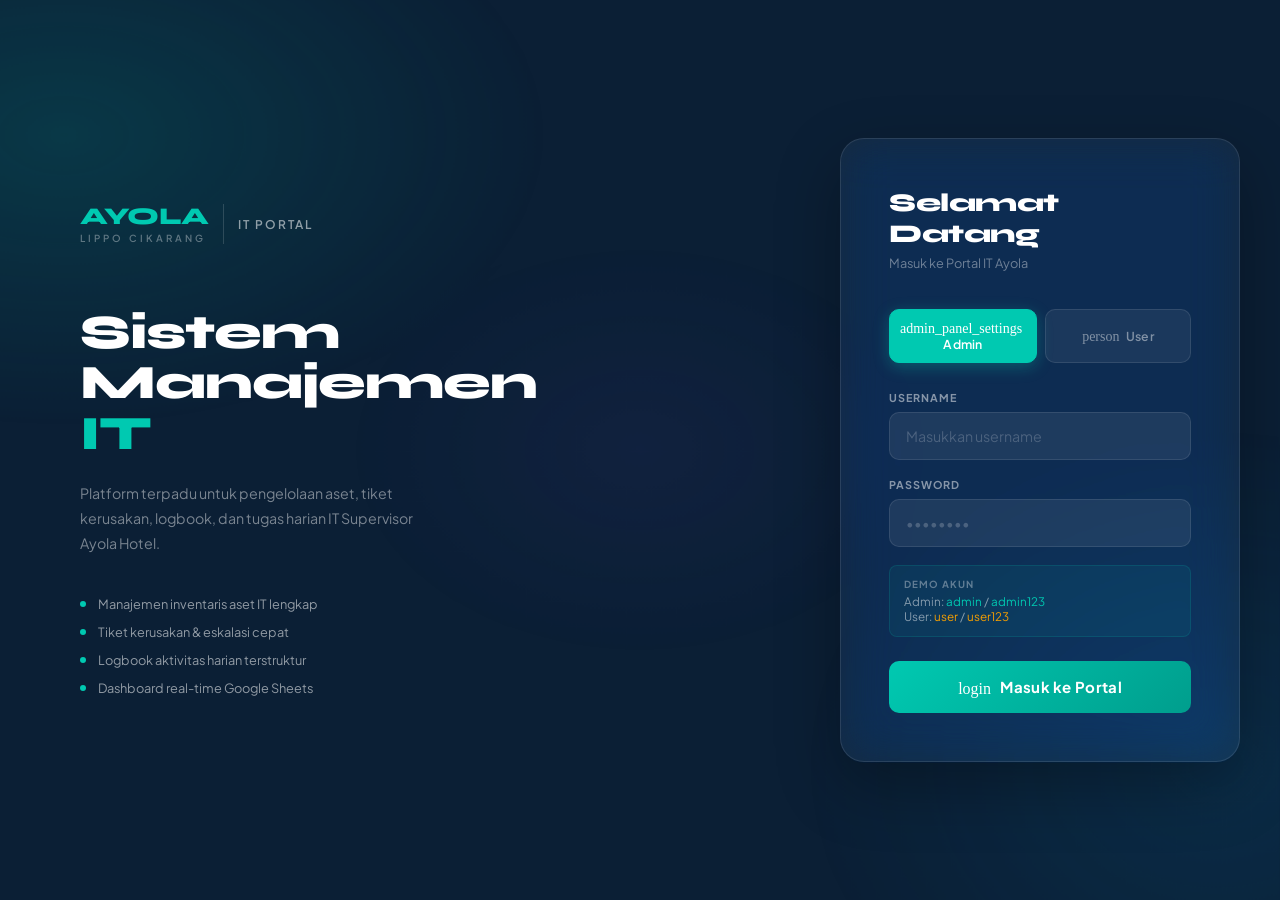
<file: tiket.html>
<!DOCTYPE html>
<html lang="id">
<head>
<meta charset="UTF-8">
<meta name="viewport" content="width=device-width, initial-scale=1.0">
<title>Ayola IT Portal – Tiket Kerusakan</title>
<link href="https://fonts.googleapis.com/css2?family=Plus+Jakarta+Sans:wght@300;400;500;600;700;800&family=Syne:wght@700;800;900&display=swap" rel="stylesheet">
<link href="https://fonts.googleapis.com/css2?family=Material+Symbols+Rounded:opsz,wght,FILL,GRAD@20,400,1,0" rel="stylesheet">
<link rel="stylesheet" href="shared.css">
</head>
<body>
<div id="appPage">
  <div class="sidebar" id="sidebar"></div>

  <div class="main">
    <div class="page">
      <div class="page-header">
        <h1>Tiket Kerusakan</h1>
        <p>Catat dan pantau laporan kerusakan perangkat IT</p>
      </div>

      <!-- Buat Tiket (semua bisa) -->
      <div class="card" style="margin-bottom:22px">
        <div class="card-title"><span class="material-symbols-rounded">add_circle</span> Buat Tiket Baru</div>
        <form id="f-tiket" onsubmit="submitTiket(event)">
          <div class="form-grid">
            <div class="form-group">
              <label>Nama Pelapor</label>
              <input id="t-lapor" placeholder="Nama karyawan" required>
            </div>
            <div class="form-group">
              <label>Departemen</label>
              <select id="t-dept">
                <option>Housekeeping</option><option>Engineering</option>
                <option>Front Office</option><option>Accounting</option>
                <option>HRD</option><option>Sales & Marketing</option>
                <option>F&B</option><option>Security</option><option>IT</option>
              </select>
            </div>
            <div class="form-group">
              <label>Judul Masalah</label>
              <input id="t-judul" placeholder="Contoh: Printer lantai 2 error" required>
            </div>
            <div class="form-group">
              <label>Prioritas</label>
              <select id="t-prior">
                <option value="Rendah">Rendah</option>
                <option value="Sedang">Sedang</option>
                <option value="Tinggi">Tinggi</option>
              </select>
            </div>
          </div>
          <div class="form-group" style="margin-bottom:16px">
            <label>Deskripsi Masalah</label>
            <textarea id="t-desc" rows="2" placeholder="Jelaskan masalah secara singkat..." style="resize:vertical"></textarea>
          </div>
          <button class="btn btn-danger" type="submit">
            <span class="material-symbols-rounded" style="font-size:16px">send</span> Kirim Tiket
          </button>
        </form>
      </div>

      <!-- Daftar Tiket -->
      <div class="card">
        <div style="display:flex;justify-content:space-between;align-items:center;margin-bottom:20px;flex-wrap:wrap;gap:12px">
          <div class="card-title" style="margin-bottom:0"><span class="material-symbols-rounded">inbox</span> Daftar Tiket</div>
          <div style="display:flex;gap:8px;align-items:center;flex-wrap:wrap">
            <select id="filterStatus" onchange="renderTiket()" style="padding:9px 14px;border:1.5px solid var(--border);border-radius:10px;font-family:inherit;font-size:0.82rem;outline:none">
              <option value="">Semua Status</option>
              <option value="Open">Open</option>
              <option value="In Progress">In Progress</option>
              <option value="Closed">Closed</option>
            </select>
            <select id="filterPrior" onchange="renderTiket()" style="padding:9px 14px;border:1.5px solid var(--border);border-radius:10px;font-family:inherit;font-size:0.82rem;outline:none">
              <option value="">Semua Prioritas</option>
              <option>Tinggi</option><option>Sedang</option><option>Rendah</option>
            </select>
          </div>
        </div>

        <div class="table-wrap">
          <table>
            <thead>
              <tr>
                <th>ID Tiket</th><th>Pelapor</th><th>Dept</th><th>Masalah</th>
                <th>Prioritas</th><th>Status</th><th>Aksi</th>
              </tr>
            </thead>
            <tbody id="t-tiket"></tbody>
          </table>
        </div>
        <div id="empty-tiket" style="text-align:center;padding:40px;color:var(--muted);display:none">
          <span class="material-symbols-rounded" style="font-size:40px;display:block;margin-bottom:8px;opacity:0.4">confirmation_number</span>
          Tidak ada tiket aktif
        </div>
      </div>
    </div>
  </div>
</div>

<!-- Modal detail / update status (admin only) -->
<div class="modal-overlay" id="detailModal">
  <div class="modal-box" style="width:460px">
    <div class="modal-header">
      <h3 id="dm-title">Detail Tiket</h3>
      <button class="modal-close" onclick="closeDetail()"><span class="material-symbols-rounded">close</span></button>
    </div>
    <div id="dm-body"></div>
    <div id="dm-admin" style="display:none;margin-top:22px">
      <div class="form-group" style="margin-bottom:16px">
        <label>Update Status</label>
        <select id="dm-status" style="width:100%;padding:11px 14px;border:1.5px solid var(--border);border-radius:10px;font-family:inherit;font-size:0.9rem;outline:none">
          <option value="Open">Open</option>
          <option value="In Progress">In Progress</option>
          <option value="Closed">Closed</option>
        </select>
      </div>
      <div class="form-group" style="margin-bottom:16px">
        <label>Catatan Teknisi</label>
        <textarea id="dm-note" rows="2" placeholder="Catatan penanganan..." style="width:100%;padding:11px 14px;border:1.5px solid var(--border);border-radius:10px;font-family:inherit;font-size:0.88rem;resize:vertical;outline:none"></textarea>
      </div>
      <button class="btn btn-primary" onclick="updateTiket()" style="width:100%">
        <span class="material-symbols-rounded" style="font-size:16px">save</span> Simpan Perubahan
      </button>
    </div>
  </div>
</div>

<div id="toast"></div>
<script src="sidebar-builder.js"></script>
<script>
const API = "https://sheetdb.io/api/v1/blk7obm7z1uo2";
let tickets = JSON.parse(localStorage.getItem('ayola_tickets')) || [
  { id:'TKT-001', lapor:'Budi Santoso', dept:'Engineering', judul:'Printer lantai 2 error', prior:'Sedang', status:'Open', desc:'', note:'' }
];
let editIdx = -1;

function save() { localStorage.setItem('ayola_tickets', JSON.stringify(tickets)); }

async function loadTickets() {
  try {
    const rt = await fetch(API+'?sheet=tickets').then(r=>r.json());
    if (Array.isArray(rt) && rt.length) {
      tickets = rt.map((i,idx) => ({
        id:    `TKT-${String(idx+1).padStart(3,'0')}`,
        ticket_id: i.ticket_id || '',
        lapor: i.pelapor || '-',
        dept:  i.departemen || 'General',
        judul: i.masalah || '-',
        prior: i.prioritas || 'Sedang',
        status: i.status_tiket || 'Open',
        desc:  i.deskripsi || '',
        note:  i.catatan || ''
      }));
      save();
    }
  } catch(e) {}
  renderTiket();
}

function submitTiket(e) {
  e.preventDefault();
  const newId = 'tkt_' + Date.now();
  const item = {
    id:     'TKT-' + String(tickets.length + 1).padStart(3,'0'),
    ticket_id: newId,
    lapor:  document.getElementById('t-lapor').value,
    dept:   document.getElementById('t-dept').value,
    judul:  document.getElementById('t-judul').value,
    prior:  document.getElementById('t-prior').value,
    desc:   document.getElementById('t-desc').value,
    status: 'Open',
    note:   '',
    tgl:    new Date().toLocaleDateString('id-ID')
  };
  tickets.unshift(item);
  save();
  renderTiket();
  e.target.reset();
  showToast('Tiket berhasil dikirim!', 'ok');
  fetch(API+'?sheet=tickets', {
    method:'POST', headers:{'Content-Type':'application/json'},
    body: JSON.stringify({ data:[{ ticket_id:newId, pelapor:item.lapor, departemen:item.dept, masalah:item.judul, prioritas:item.prior, deskripsi:item.desc, status_tiket:'Open', catatan:'' }] })
  }).catch(()=>{});
}

function openDetail(idx) {
  editIdx = idx;
  const t = tickets[idx];
  const admin = isAdmin();
  document.getElementById('dm-title').textContent = `Detail — ${t.id}`;
  document.getElementById('dm-body').innerHTML = `
    <div style="display:grid;grid-template-columns:1fr 1fr;gap:12px;font-size:0.855rem">
      <div><div style="font-size:0.68rem;font-weight:700;color:var(--muted);text-transform:uppercase;letter-spacing:0.6px;margin-bottom:4px">Pelapor</div><strong>${t.lapor}</strong></div>
      <div><div style="font-size:0.68rem;font-weight:700;color:var(--muted);text-transform:uppercase;letter-spacing:0.6px;margin-bottom:4px">Departemen</div><span class="badge badge-teal">${t.dept}</span></div>
      <div style="grid-column:1/-1"><div style="font-size:0.68rem;font-weight:700;color:var(--muted);text-transform:uppercase;letter-spacing:0.6px;margin-bottom:4px">Masalah</div><strong>${t.judul}</strong></div>
      ${t.desc ? `<div style="grid-column:1/-1"><div style="font-size:0.68rem;font-weight:700;color:var(--muted);text-transform:uppercase;letter-spacing:0.6px;margin-bottom:4px">Deskripsi</div><p style="color:var(--muted);line-height:1.5">${t.desc}</p></div>` : ''}
      <div><div style="font-size:0.68rem;font-weight:700;color:var(--muted);text-transform:uppercase;letter-spacing:0.6px;margin-bottom:4px">Prioritas</div><span class="badge ${prMap[t.prior]||'badge-gray'}">${t.prior}</span></div>
      <div><div style="font-size:0.68rem;font-weight:700;color:var(--muted);text-transform:uppercase;letter-spacing:0.6px;margin-bottom:4px">Status</div><span class="badge ${stMap[t.status]||'badge-gray'}">${t.status}</span></div>
      ${t.note ? `<div style="grid-column:1/-1;background:#f6fafc;border-left:3px solid var(--teal);padding:10px 14px;border-radius:0 8px 8px 0"><div style="font-size:0.68rem;font-weight:700;color:var(--muted);text-transform:uppercase;letter-spacing:0.6px;margin-bottom:4px">Catatan Teknisi</div><p style="font-size:0.82rem">${t.note}</p></div>` : ''}
    </div>`;

  const adminPanel = document.getElementById('dm-admin');
  if (admin) {
    adminPanel.style.display = 'block';
    document.getElementById('dm-status').value = t.status;
    document.getElementById('dm-note').value   = t.note || '';
  } else {
    adminPanel.style.display = 'none';
  }
  document.getElementById('detailModal').classList.add('active');
}

const prMap = { Tinggi:'badge-red', Sedang:'badge-amber', Rendah:'badge-green' };
const stMap = { Open:'badge-blue', 'In Progress':'badge-amber', Closed:'badge-gray' };

function updateTiket() {
  if (editIdx < 0) return;
  const newStatus = document.getElementById('dm-status').value;
  const newNote   = document.getElementById('dm-note').value;
  tickets[editIdx].status = newStatus;
  tickets[editIdx].note   = newNote;
  save();
  renderTiket();
  closeDetail();
  showToast('Status tiket diperbarui!', 'ok');

  const tid = tickets[editIdx].ticket_id;
  if (tid) {
    fetch(`${API}/ticket_id/${encodeURIComponent(tid)}?sheet=tickets`, {
      method:'PATCH', headers:{'Content-Type':'application/json'},
      body: JSON.stringify({ data:{ status_tiket:newStatus, catatan:newNote } })
    }).catch(()=>{});
  }
}

function closeDetail() {
  document.getElementById('detailModal').classList.remove('active');
  editIdx = -1;
}

function renderTiket() {
  const fs = document.getElementById('filterStatus').value;
  const fp = document.getElementById('filterPrior').value;
  const filtered = tickets.filter(t =>
    (!fs || t.status === fs) && (!fp || t.prior === fp)
  );

  const tb = document.getElementById('t-tiket');
  const em = document.getElementById('empty-tiket');
  const admin = isAdmin();

  if (!filtered.length) { tb.innerHTML=''; em.style.display='block'; return; }
  em.style.display = 'none';

  tb.innerHTML = filtered.map((t, fi) => {
    const realIdx = tickets.indexOf(t);
    const closedBtn = admin && t.status !== 'Closed'
      ? `<button class="btn btn-success-sm" onclick="quickClose(${realIdx})" style="margin-right:4px">
           <span class="material-symbols-rounded" style="font-size:12px">check</span> Selesai</button>`
      : '';
    return `
      <tr style="cursor:pointer">
        <td onclick="openDetail(${realIdx})"><strong style="font-family:'Syne',sans-serif;font-size:0.8rem;color:var(--teal)">${t.id}</strong></td>
        <td onclick="openDetail(${realIdx})" style="font-weight:500">${t.lapor}</td>
        <td onclick="openDetail(${realIdx})"><span class="badge badge-teal">${t.dept}</span></td>
        <td onclick="openDetail(${realIdx})" style="max-width:200px;overflow:hidden;text-overflow:ellipsis;white-space:nowrap">${t.judul}</td>
        <td onclick="openDetail(${realIdx})"><span class="badge ${prMap[t.prior]||'badge-gray'}">${t.prior}</span></td>
        <td onclick="openDetail(${realIdx})"><span class="badge ${stMap[t.status]||'badge-gray'}">${t.status}</span></td>
        <td>
          ${closedBtn}
          ${admin ? `<button class="btn btn-sm btn-secondary" onclick="openDetail(${realIdx})" title="Edit">
            <span class="material-symbols-rounded" style="font-size:14px">edit</span></button>` 
          : `<button class="btn btn-sm btn-secondary" onclick="openDetail(${realIdx})">
            <span class="material-symbols-rounded" style="font-size:14px">visibility</span></button>`}
        </td>
      </tr>`;
  }).join('');
}

function quickClose(idx) {
  tickets[idx].status = 'Closed';
  save(); renderTiket(); showToast('Tiket ditutup!', 'ok');
  const tid = tickets[idx].ticket_id;
  if (tid) {
    fetch(`${API}/ticket_id/${encodeURIComponent(tid)}?sheet=tickets`, {
      method:'PATCH', headers:{'Content-Type':'application/json'},
      body: JSON.stringify({ data:{ status_tiket:'Closed' } })
    }).catch(()=>{});
  }
}

window.onload = () => {
  if (!authGuard()) return;
  buildSidebar('tiket');
  loadTickets();
};
</script>
</body>
</html>
</file>
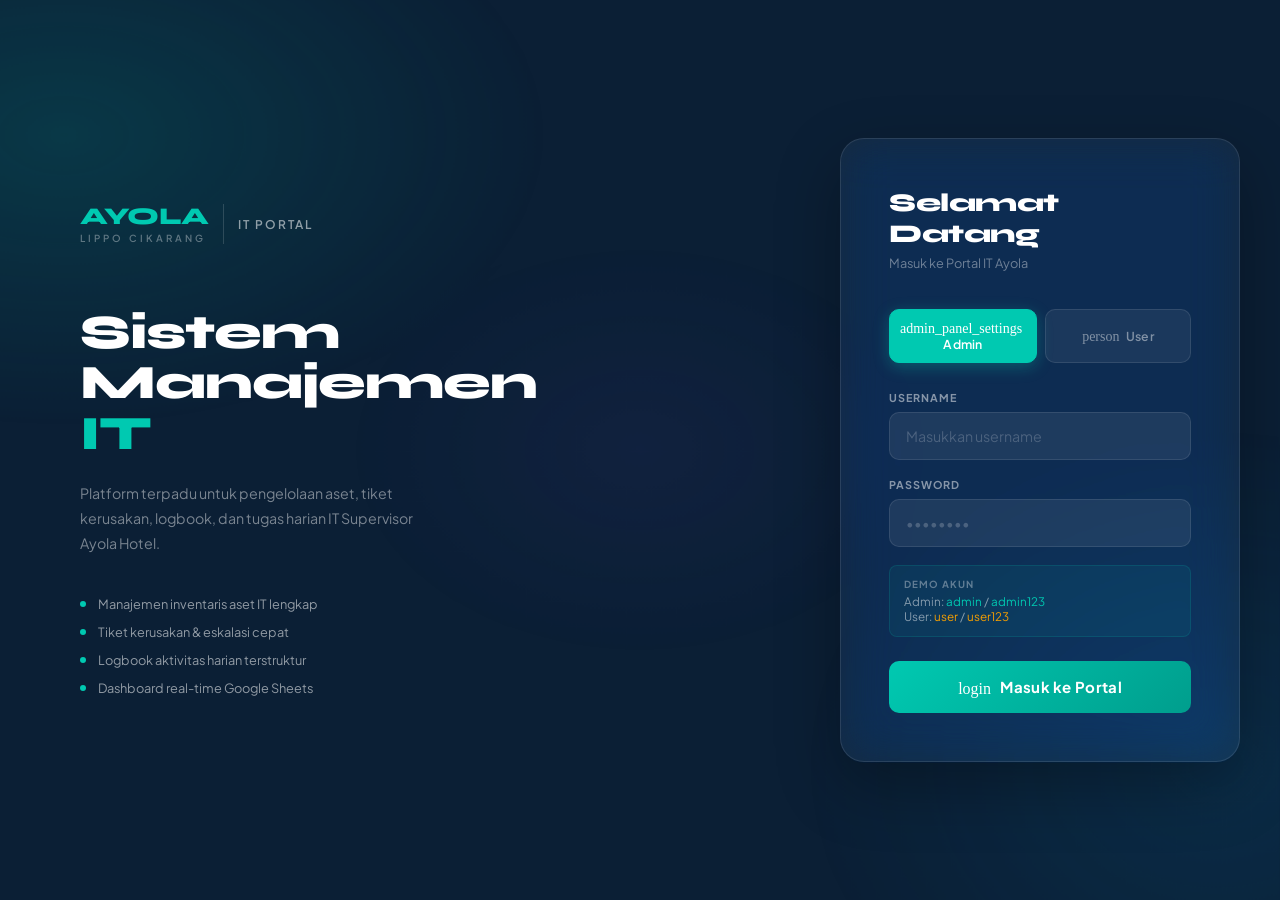
<file: todo.html>
<!DOCTYPE html>
<html lang="id">
<head>
<meta charset="UTF-8">
<meta name="viewport" content="width=device-width, initial-scale=1.0">
<title>Ayola IT Portal – To-Do List</title>
<link href="https://fonts.googleapis.com/css2?family=Plus+Jakarta+Sans:wght@300;400;500;600;700;800&family=Syne:wght@700;800;900&display=swap" rel="stylesheet">
<link href="https://fonts.googleapis.com/css2?family=Material+Symbols+Rounded:opsz,wght,FILL,GRAD@20,400,1,0" rel="stylesheet">
<link rel="stylesheet" href="shared.css">
</head>
<body>
<div id="appPage">
  <div class="sidebar" id="sidebar"></div>

  <div class="main">
    <div class="page">
      <div class="page-header">
        <h1>To-Do List</h1>
        <p>Kelola tugas dan agenda harian tim IT</p>
      </div>

      <!-- Progress bar -->
      <div class="card" style="margin-bottom:22px">
        <div style="display:flex;align-items:center;justify-content:space-between;margin-bottom:14px">
          <div class="card-title" style="margin-bottom:0"><span class="material-symbols-rounded">data_usage</span> Progress Tugas</div>
          <div style="font-family:'Syne',sans-serif;font-size:1.2rem;font-weight:800;color:var(--teal)" id="progPct">0%</div>
        </div>
        <div style="background:#f0f5f7;border-radius:99px;height:12px;overflow:hidden">
          <div id="progBar" style="height:100%;width:0%;background:linear-gradient(90deg,var(--teal),var(--green));border-radius:99px;transition:width 0.6s ease"></div>
        </div>
        <div style="display:flex;gap:20px;margin-top:14px;font-size:0.8rem;color:var(--muted)">
          <span><strong id="prog-done" style="color:var(--green)">0</strong> selesai</span>
          <span><strong id="prog-todo" style="color:var(--ink)">0</strong> belum</span>
          <span><strong id="prog-total" style="color:var(--muted)">0</strong> total</span>
        </div>
      </div>

      <div style="display:grid;grid-template-columns:1fr 1.6fr;gap:22px">
        <!-- Add form -->
        <div class="card">
          <div class="card-title"><span class="material-symbols-rounded">add_task</span> Tambah Tugas</div>
          <form id="f-todo" onsubmit="addTodo(event)">
            <div class="form-group" style="margin-bottom:14px">
              <label>Nama Tugas</label>
              <input type="text" id="td-text" placeholder="Apa yang perlu dikerjakan?" required>
            </div>
            <div class="form-group" style="margin-bottom:14px">
              <label>PIC (Penanggung Jawab)</label>
              <input type="text" id="td-pic" placeholder="Nama teknisi">
            </div>
            <div class="form-group" style="margin-bottom:14px">
              <label>Prioritas</label>
              <select id="td-prior">
                <option value="normal">Normal</option>
                <option value="high">Tinggi</option>
                <option value="low">Rendah</option>
              </select>
            </div>
            <div class="form-group" style="margin-bottom:18px">
              <label>Deadline (opsional)</label>
              <input type="date" id="td-due">
            </div>
            <button class="btn btn-primary" type="submit" style="width:100%">
              <span class="material-symbols-rounded" style="font-size:16px">add</span> Tambah Tugas
            </button>
          </form>
        </div>

        <!-- Todo list -->
        <div class="card">
          <div style="display:flex;justify-content:space-between;align-items:center;margin-bottom:18px;flex-wrap:wrap;gap:10px">
            <div class="card-title" style="margin-bottom:0"><span class="material-symbols-rounded">checklist</span> Daftar Tugas</div>
            <div style="display:flex;gap:6px">
              <button onclick="setFilter('all')" id="f-all" class="btn btn-sm btn-secondary" style="font-size:0.75rem">Semua</button>
              <button onclick="setFilter('active')" id="f-active" class="btn btn-sm btn-secondary" style="font-size:0.75rem">Aktif</button>
              <button onclick="setFilter('done')" id="f-done" class="btn btn-sm btn-secondary" style="font-size:0.75rem">Selesai</button>
              <button onclick="clearDone()" class="btn btn-sm btn-danger-sm" style="font-size:0.75rem" title="Hapus semua selesai">
                <span class="material-symbols-rounded" style="font-size:13px">delete_sweep</span>
              </button>
            </div>
          </div>
          <div id="todo-list">
            <div style="text-align:center;padding:32px;color:var(--muted);font-size:0.875rem">
              <span class="material-symbols-rounded" style="display:block;font-size:36px;margin-bottom:8px;opacity:0.3">checklist</span>
              Belum ada tugas. Tambah yang pertama!
            </div>
          </div>
        </div>
      </div>

    </div>
  </div>
</div>

<div id="toast"></div>
<script src="sidebar-builder.js"></script>
<script>
const API = "https://sheetdb.io/api/v1/blk7obm7z1uo2";
let todos = JSON.parse(localStorage.getItem('ayola_todos_v2')) || [];
let currentFilter = 'all';

function save() { localStorage.setItem('ayola_todos_v2', JSON.stringify(todos)); }

async function loadTodos() {
  try {
    const ro = await fetch(API+'?sheet=todolist').then(r=>r.json());
    if (Array.isArray(ro) && ro.length) {
      todos = ro.map((i,idx) => ({
        id:   idx,
        row_id: i.row_id || '',
        text: i.tugas || '-',
        pic:  i.pic   || '',
        prior: i.prioritas || 'normal',
        due:  i.deadline || '',
        done: i.status === 'Selesai'
      }));
      save();
    }
  } catch(e) {}
  renderTodos();
}

function addTodo(e) {
  e.preventDefault();
  const newRowId = 'td_' + Date.now();
  const item = {
    id:   Date.now(),
    row_id: newRowId,
    text: document.getElementById('td-text').value,
    pic:  document.getElementById('td-pic').value || (localStorage.getItem('namaUser')||''),
    prior: document.getElementById('td-prior').value,
    due:  document.getElementById('td-due').value,
    done: false,
  };
  todos.unshift(item);
  save(); renderTodos(); e.target.reset();
  showToast('Tugas ditambahkan!', 'ok');
  fetch(API+'?sheet=todolist', {
    method:'POST', headers:{'Content-Type':'application/json'},
    body: JSON.stringify({ data:[{ row_id:newRowId, tugas:item.text, pic:item.pic, prioritas:item.prior, deadline:item.due, status:'Belum' }] })
  }).catch(()=>{});
}

function toggleTodo(id) {
  const t = todos.find(x => x.id === id);
  if (t) {
    t.done = !t.done;
    save(); renderTodos();
    if (t.row_id) {
      fetch(`${API}/row_id/${encodeURIComponent(t.row_id)}?sheet=todolist`, {
        method:'PATCH', headers:{'Content-Type':'application/json'},
        body: JSON.stringify({ data:{ status: t.done ? 'Selesai' : 'Belum' } })
      }).catch(()=>{});
    }
  }
}

function deleteTodo(id) {
  const t = todos.find(x => x.id === id);
  todos = todos.filter(x => x.id !== id);
  save(); renderTodos(); showToast('Tugas dihapus.', 'ok');
  if (t && t.row_id) {
    fetch(`${API}/row_id/${encodeURIComponent(t.row_id)}?sheet=todolist`, { method:'DELETE' }).catch(()=>{});
  }
}

function clearDone() {
  if (!todos.filter(t=>t.done).length) return;
  if (!confirm('Hapus semua tugas yang sudah selesai?')) return;
  const doneItems = todos.filter(t => t.done);
  todos = todos.filter(t => !t.done);
  save(); renderTodos(); showToast('Tugas selesai dihapus.', 'ok');
  doneItems.forEach(t => {
    if (t.row_id) {
      fetch(`${API}/row_id/${encodeURIComponent(t.row_id)}?sheet=todolist`, { method:'DELETE' }).catch(()=>{});
    }
  });
}

function setFilter(f) {
  currentFilter = f;
  ['all','active','done'].forEach(k => {
    const btn = document.getElementById('f-'+k);
    if (btn) {
      btn.className = 'btn btn-sm ' + (k === f ? 'btn-primary' : 'btn-secondary');
      btn.style.fontSize = '0.75rem';
    }
  });
  renderTodos();
}

const priorColors = { high:'var(--red)', normal:'var(--teal)', low:'var(--muted)' };
const priorLabel  = { high:'Tinggi', normal:'Normal', low:'Rendah' };

function renderTodos() {
  const done  = todos.filter(t=>t.done).length;
  const total = todos.length;
  const pct   = total ? Math.round(done/total*100) : 0;
  document.getElementById('progBar').style.width  = pct+'%';
  document.getElementById('progPct').textContent  = pct+'%';
  document.getElementById('prog-done').textContent = done;
  document.getElementById('prog-todo').textContent = total-done;
  document.getElementById('prog-total').textContent = total;

  let filtered = todos;
  if (currentFilter === 'active') filtered = todos.filter(t=>!t.done);
  if (currentFilter === 'done')   filtered = todos.filter(t=>t.done);

  const el = document.getElementById('todo-list');
  if (!filtered.length) {
    el.innerHTML = `<div style="text-align:center;padding:32px;color:var(--muted);font-size:0.875rem">
      <span class="material-symbols-rounded" style="display:block;font-size:36px;margin-bottom:8px;opacity:0.3">check_circle</span>
      ${currentFilter==='done' ? 'Belum ada tugas selesai.' : currentFilter==='active' ? 'Semua tugas selesai! 🎉' : 'Belum ada tugas.'}
    </div>`;
    return;
  }

  const today = new Date().toISOString().slice(0,10);
  el.innerHTML = filtered.map(t => {
    const overdue = !t.done && t.due && t.due < today;
    const dueLabel = t.due ? `<span style="font-size:0.72rem;color:${overdue?'var(--red)':'var(--muted)'}">
      <span class="material-symbols-rounded" style="font-size:12px;vertical-align:middle">${overdue?'warning':'calendar_month'}</span>
      ${overdue?'Terlambat: ':''}${t.due}</span>` : '';

    return `
      <div class="todo-item ${t.done?'done':''}">
        <div class="todo-check ${t.done?'checked':''}" onclick="toggleTodo(${t.id})">
          ${t.done ? '<span class="material-symbols-rounded">check</span>' : ''}
        </div>
        <div style="flex:1;min-width:0">
          <div class="todo-text" style="font-size:0.875rem">${t.text}</div>
          <div style="display:flex;align-items:center;gap:8px;margin-top:4px;flex-wrap:wrap">
            ${t.pic ? `<span class="todo-pic"><span class="material-symbols-rounded" style="font-size:11px;vertical-align:middle">person</span> ${t.pic}</span>` : ''}
            ${t.prior !== 'normal' ? `<span style="font-size:0.68rem;font-weight:700;color:${priorColors[t.prior]}">${priorLabel[t.prior]}</span>` : ''}
            ${dueLabel}
          </div>
        </div>
        <button class="todo-del" onclick="deleteTodo(${t.id})" title="Hapus">
          <span class="material-symbols-rounded">close</span>
        </button>
      </div>`;
  }).join('');
}

window.onload = () => {
  if (!authGuard()) return;
  buildSidebar('todo');
  setFilter('all');
  loadTodos();
};
</script>
</body>
</html>
</file>
<file: shared.css>
/* ═══════════════════════════════════════
   AYOLA IT PORTAL — shared.css v2
   ═══════════════════════════════════════ */
@import url('https://fonts.googleapis.com/css2?family=Plus+Jakarta+Sans:wght@300;400;500;600;700;800&family=Syne:wght@700;800;900&display=swap');

*, *::before, *::after { box-sizing: border-box; margin: 0; padding: 0; }

:root {
  --teal:        #00c9b1;
  --teal-dark:   #009e8d;
  --teal-dim:    #007a6e;
  --teal-light:  #e0faf7;
  --teal-glow:   rgba(0,201,177,0.18);
  --navy:        #0b1f35;
  --navy2:       #0f2849;
  --navy3:       #1a3a52;
  --ink:         #182635;
  --muted:       #5e7a8a;
  --border:      #d6e8ed;
  --bg:          #eef4f7;
  --white:       #ffffff;
  --red:         #e84057;
  --amber:       #f59f00;
  --sky:         #0ea5e9;
  --purple:      #8b5cf6;
  --green:       #10b981;
  --sidebar-w:   268px;
  --radius:      16px;
  --radius-sm:   10px;
  --shadow:      0 4px 24px rgba(0,0,0,0.06);
  --shadow-md:   0 8px 40px rgba(0,0,0,0.12);
}

html { font-size: 15px; }
body {
  font-family: 'Plus Jakarta Sans', sans-serif;
  background: var(--bg);
  color: var(--ink);
  min-height: 100vh;
}

/* ══════════════════════════
   LOGIN PAGE
══════════════════════════ */
#loginPage {
  display: flex;
  min-height: 100vh;
  background: var(--navy);
  overflow: hidden;
  position: relative;
}
#loginPage::before {
  content: '';
  position: absolute; inset: 0;
  background:
    radial-gradient(ellipse 70% 60% at 5% 15%, rgba(0,201,177,0.22) 0%, transparent 55%),
    radial-gradient(ellipse 60% 70% at 95% 85%, rgba(14,165,233,0.15) 0%, transparent 55%),
    radial-gradient(ellipse 40% 40% at 50% 50%, rgba(139,92,246,0.08) 0%, transparent 60%);
  animation: glow 10s ease-in-out infinite alternate;
}
@keyframes glow {
  from { opacity:.7; transform:scale(1); }
  to   { opacity:1;  transform:scale(1.04); }
}

.login-left {
  flex: 1;
  display: flex; flex-direction: column; justify-content: center;
  padding: 64px 80px;
  position: relative; z-index: 1;
}
.brand-mark {
  display: flex; align-items: center; gap: 14px;
  margin-bottom: 64px;
}
.brand-logo-text {
  font-family: 'Syne', sans-serif;
  font-size: 1.6rem; font-weight: 900;
  color: var(--teal);
  letter-spacing: -0.5px;
  line-height: 1;
}
.brand-logo-sub {
  font-size: 0.65rem; font-weight: 600;
  color: rgba(255,255,255,0.35);
  letter-spacing: 3px;
  text-transform: uppercase;
  margin-top: 3px;
}
.brand-divider {
  width: 1px; height: 40px;
  background: rgba(255,255,255,0.15);
}
.brand-portal {
  color: rgba(255,255,255,0.55);
  font-size: 0.8rem; font-weight: 600;
  letter-spacing: 2px; text-transform: uppercase;
}

.login-left h1 {
  font-family: 'Syne', sans-serif;
  font-size: 3.2rem; font-weight: 900;
  color: white; line-height: 1.05;
  margin-bottom: 22px;
  letter-spacing: -1px;
}
.login-left h1 em {
  color: var(--teal); font-style: normal;
  display: block;
}
.login-left p {
  color: rgba(255,255,255,0.45);
  font-size: 0.95rem; line-height: 1.75;
  max-width: 370px;
}
.login-features {
  display: flex; flex-direction: column; gap: 12px;
  margin-top: 40px;
}
.login-feat {
  display: flex; align-items: center; gap: 12px;
  color: rgba(255,255,255,0.55); font-size: 0.85rem;
}
.login-feat .dot {
  width: 6px; height: 6px;
  background: var(--teal); border-radius: 50%; flex-shrink: 0;
}

.login-right {
  width: 480px;
  display: flex; align-items: center; justify-content: center;
  padding: 40px;
  position: relative; z-index: 1;
}
.login-card {
  background: rgba(255,255,255,0.05);
  backdrop-filter: blur(24px) saturate(180%);
  border: 1px solid rgba(255,255,255,0.1);
  border-radius: 24px;
  padding: 48px;
  width: 100%;
  box-shadow: 0 24px 64px rgba(0,0,0,0.3);
}
.login-card h2 {
  font-family: 'Syne', sans-serif;
  color: white; font-size: 1.7rem; font-weight: 800;
  letter-spacing: -0.5px; margin-bottom: 6px;
}
.login-card .subtitle {
  color: rgba(255,255,255,0.4);
  font-size: 0.85rem; margin-bottom: 38px;
}
.role-tabs {
  display: flex; gap: 8px; margin-bottom: 28px;
}
.role-tab {
  flex: 1; padding: 10px;
  background: rgba(255,255,255,0.06);
  border: 1.5px solid rgba(255,255,255,0.1);
  border-radius: 10px;
  color: rgba(255,255,255,0.45);
  font-family: inherit; font-size: 0.82rem; font-weight: 600;
  cursor: pointer; transition: all 0.2s;
  letter-spacing: 0.3px;
}
.role-tab.active {
  background: var(--teal);
  border-color: var(--teal);
  color: white;
  box-shadow: 0 4px 16px rgba(0,201,177,0.3);
}
.field { margin-bottom: 18px; }
.field label {
  display: block;
  color: rgba(255,255,255,0.5);
  font-size: 0.72rem; font-weight: 700;
  letter-spacing: 1px; text-transform: uppercase;
  margin-bottom: 8px;
}
.field input {
  width: 100%; padding: 14px 16px;
  background: rgba(255,255,255,0.07);
  border: 1.5px solid rgba(255,255,255,0.1);
  border-radius: var(--radius-sm);
  color: white; font-family: inherit; font-size: 0.95rem;
  transition: all 0.2s;
}
.field input::placeholder { color: rgba(255,255,255,0.2); }
.field input:focus {
  outline: none;
  border-color: var(--teal);
  background: rgba(0,201,177,0.07);
  box-shadow: 0 0 0 3px rgba(0,201,177,0.15);
}
.login-btn {
  width: 100%; padding: 16px;
  background: linear-gradient(135deg, var(--teal) 0%, var(--teal-dark) 100%);
  color: white; border: none; border-radius: var(--radius-sm);
  font-family: inherit; font-size: 1rem; font-weight: 700;
  cursor: pointer; transition: all 0.25s; margin-top: 8px;
  letter-spacing: 0.3px;
}
.login-btn:hover {
  transform: translateY(-2px);
  box-shadow: 0 10px 28px rgba(0,201,177,0.4);
}
.login-err {
  color: #ff8096; font-size: 0.82rem;
  margin-top: 14px; text-align: center; display: none;
  background: rgba(232,64,87,0.1); padding: 10px 14px; border-radius: 8px;
}

/* ══════════════════════════
   APP SHELL
══════════════════════════ */
#appPage { display: flex; min-height: 100vh; }

.sidebar {
  position: fixed; top: 0; left: 0;
  width: var(--sidebar-w); height: 100vh;
  background: var(--navy);
  display: flex; flex-direction: column;
  overflow: hidden; z-index: 100;
  border-right: 1px solid rgba(255,255,255,0.04);
}
.sidebar-header {
  padding: 26px 22px 18px;
  border-bottom: 1px solid rgba(255,255,255,0.06);
}
.sb-brand {
  display: flex; align-items: center; gap: 12px;
}
.sb-logo-text {
  font-family: 'Syne', sans-serif;
  font-size: 1.25rem; font-weight: 900;
  color: var(--teal); letter-spacing: -0.5px;
  line-height: 1;
}
.sb-logo-sub {
  font-size: 0.6rem; font-weight: 600;
  color: rgba(255,255,255,0.3);
  letter-spacing: 2px; text-transform: uppercase;
  margin-top: 3px;
}
.sb-badge {
  margin-left: auto;
  background: rgba(0,201,177,0.15);
  color: var(--teal);
  font-size: 0.58rem; font-weight: 700;
  letter-spacing: 1.5px; text-transform: uppercase;
  padding: 3px 8px; border-radius: 6px;
  border: 1px solid rgba(0,201,177,0.2);
}

.nav-section { padding: 18px 14px 6px; flex: 1; overflow-y: auto; }
.nav-label {
  font-size: 0.6rem; font-weight: 700;
  color: rgba(255,255,255,0.22);
  letter-spacing: 2px; text-transform: uppercase;
  padding: 0 10px; margin-bottom: 6px;
}
.nav-item {
  display: flex; align-items: center; gap: 11px;
  padding: 11px 12px;
  border-radius: var(--radius-sm);
  cursor: pointer;
  color: rgba(255,255,255,0.45);
  font-size: 0.875rem; font-weight: 500;
  transition: all 0.18s;
  margin-bottom: 2px;
  text-decoration: none;
}
.nav-item .material-symbols-rounded { font-size: 19px; flex-shrink: 0; }
.nav-item:hover { background: rgba(255,255,255,0.06); color: rgba(255,255,255,0.82); }
.nav-item.active {
  background: linear-gradient(135deg, rgba(0,201,177,0.9) 0%, rgba(0,158,141,0.9) 100%);
  color: white;
  box-shadow: 0 4px 16px rgba(0,201,177,0.25);
}

.sidebar-bottom {
  padding: 14px;
  border-top: 1px solid rgba(255,255,255,0.06);
}
.user-info {
  display: flex; align-items: center; gap: 11px;
  padding: 10px 10px 6px;
}
.user-avatar {
  width: 36px; height: 36px;
  background: linear-gradient(135deg, var(--teal) 0%, var(--teal-dark) 100%);
  border-radius: 10px;
  display: flex; align-items: center; justify-content: center;
  font-family: 'Syne', sans-serif; font-size: 0.9rem; font-weight: 800;
  color: white; flex-shrink: 0;
}
.user-name { color: white; font-size: 0.84rem; font-weight: 600; }
.user-role {
  color: rgba(255,255,255,0.32);
  font-size: 0.68rem; margin-top: 1px;
}
.role-badge-user {
  display: inline-block;
  background: rgba(245,159,0,0.15);
  color: var(--amber);
  font-size: 0.6rem; font-weight: 700;
  letter-spacing: 1px; text-transform: uppercase;
  padding: 2px 7px; border-radius: 5px;
  border: 1px solid rgba(245,159,0,0.2);
  margin-top: 2px;
}
.role-badge-admin {
  display: inline-block;
  background: rgba(0,201,177,0.12);
  color: var(--teal);
  font-size: 0.6rem; font-weight: 700;
  letter-spacing: 1px; text-transform: uppercase;
  padding: 2px 7px; border-radius: 5px;
  border: 1px solid rgba(0,201,177,0.2);
  margin-top: 2px;
}
.logout-btn {
  display: flex; align-items: center; gap: 9px;
  padding: 10px 12px;
  border-radius: var(--radius-sm);
  cursor: pointer;
  color: rgba(255,100,120,0.75);
  font-size: 0.82rem; font-weight: 600;
  background: none; border: none; font-family: inherit;
  width: 100%; transition: all 0.2s; margin-top: 4px;
}
.logout-btn:hover { background: rgba(232,64,87,0.1); color: #ff6b7a; }
.logout-btn .material-symbols-rounded { font-size: 17px; }

/* ══════════════════════════
   MAIN CONTENT
══════════════════════════ */
.main {
  margin-left: var(--sidebar-w);
  padding: 36px 40px;
  min-height: 100vh;
  flex: 1;
}
.page { display: block; }
.page-header { margin-bottom: 32px; }
.page-header h1 {
  font-family: 'Syne', sans-serif;
  font-size: 1.8rem; color: var(--ink);
  font-weight: 800; letter-spacing: -0.5px;
}
.page-header p { color: var(--muted); font-size: 0.875rem; margin-top: 5px; }

/* Cards */
.card {
  background: var(--white);
  border-radius: var(--radius);
  padding: 28px;
  box-shadow: var(--shadow);
  border: 1px solid rgba(214,232,237,0.6);
}
.card-title {
  font-family: 'Syne', sans-serif;
  font-size: 0.95rem; font-weight: 800;
  color: var(--ink);
  display: flex; align-items: center; gap: 10px;
  margin-bottom: 22px;
  letter-spacing: -0.2px;
}
.card-title .material-symbols-rounded { color: var(--teal); font-size: 21px; }

/* Stats */
.stats-grid { display: grid; grid-template-columns: repeat(auto-fit, minmax(180px, 1fr)); gap: 18px; margin-bottom: 28px; }
.stat-card {
  background: var(--white);
  border-radius: var(--radius);
  padding: 22px 22px;
  box-shadow: var(--shadow);
  border: 1px solid rgba(214,232,237,0.6);
  display: flex; align-items: center; gap: 16px;
  transition: transform 0.2s, box-shadow 0.2s;
  cursor: default;
}
.stat-card:hover { transform: translateY(-3px); box-shadow: var(--shadow-md); }
.stat-icon {
  width: 50px; height: 50px;
  border-radius: 14px;
  display: flex; align-items: center; justify-content: center;
  flex-shrink: 0;
}
.stat-icon .material-symbols-rounded { font-size: 22px; }
.stat-icon.teal   { background: var(--teal-light); color: var(--teal); }
.stat-icon.red    { background: #fde8ec; color: var(--red); }
.stat-icon.green  { background: #d1fae5; color: var(--green); }
.stat-icon.amber  { background: #fef3c7; color: var(--amber); }
.stat-icon.sky    { background: #e0f2fe; color: var(--sky); }
.stat-icon.purple { background: #ede9fe; color: var(--purple); }
.stat-num {
  font-family: 'Syne', sans-serif;
  font-size: 2rem; font-weight: 900;
  color: var(--ink); line-height: 1;
  letter-spacing: -1px;
}
.stat-label { color: var(--muted); font-size: 0.72rem; font-weight: 700; text-transform: uppercase; letter-spacing: 0.6px; margin-top: 4px; }

/* Forms */
.form-grid { display: grid; grid-template-columns: repeat(auto-fit, minmax(200px, 1fr)); gap: 16px; margin-bottom: 20px; }
.form-group { display: flex; flex-direction: column; }
.form-group label {
  font-size: 0.7rem; font-weight: 700;
  color: var(--muted); text-transform: uppercase;
  letter-spacing: 0.6px; margin-bottom: 7px;
}
.form-group input,
.form-group select,
.form-group textarea {
  padding: 11px 14px;
  border: 1.5px solid var(--border);
  border-radius: var(--radius-sm);
  font-family: inherit; font-size: 0.88rem; color: var(--ink);
  background: var(--white); transition: all 0.2s;
}
.form-group input:focus,
.form-group select:focus,
.form-group textarea:focus {
  outline: none; border-color: var(--teal);
  box-shadow: 0 0 0 3px rgba(0,201,177,0.12);
}

/* Buttons */
.btn {
  padding: 11px 20px;
  border: none; border-radius: var(--radius-sm);
  font-family: inherit; font-size: 0.85rem; font-weight: 700;
  cursor: pointer;
  display: inline-flex; align-items: center; gap: 7px;
  transition: all 0.2s; letter-spacing: 0.2px;
}
.btn-primary { background: linear-gradient(135deg, var(--teal) 0%, var(--teal-dark) 100%); color: white; }
.btn-primary:hover { transform: translateY(-1px); box-shadow: 0 6px 18px rgba(0,201,177,0.35); }
.btn-secondary { background: #f1f5f8; color: var(--ink); }
.btn-secondary:hover { background: #e4eaee; }
.btn-danger { background: linear-gradient(135deg, #e84057 0%, #c0334a 100%); color: white; }
.btn-danger:hover { transform: translateY(-1px); box-shadow: 0 6px 18px rgba(232,64,87,0.35); }
.btn-sm { padding: 7px 14px; font-size: 0.78rem; }
.btn-success-sm { background: #d1fae5; color: #065f46; padding: 6px 12px; font-size: 0.76rem; }
.btn-success-sm:hover { background: var(--green); color: white; }
.btn-danger-sm { background: #fde8ec; color: var(--red); padding: 6px 12px; font-size: 0.76rem; }
.btn-danger-sm:hover { background: var(--red); color: white; }
.btn-excel { background: #d1fae5; color: #065f46; }
.btn-excel:hover { background: var(--green); color: white; }

/* Tables */
.table-wrap { overflow-x: auto; border-radius: var(--radius-sm); }
table { width: 100%; border-collapse: collapse; font-size: 0.855rem; }
thead tr { background: #f6fafc; }
th {
  padding: 12px 16px;
  text-align: left; font-size: 0.66rem; font-weight: 700;
  text-transform: uppercase; letter-spacing: 0.8px;
  color: var(--muted); white-space: nowrap;
  border-bottom: 1px solid var(--border);
}
td { padding: 14px 16px; border-top: 1px solid #f0f5f7; vertical-align: middle; }
tbody tr { transition: background 0.15s; }
tbody tr:hover td { background: #f6fafc; }

/* Badges */
.badge {
  display: inline-flex; align-items: center;
  padding: 4px 10px; border-radius: 20px;
  font-size: 0.7rem; font-weight: 700;
  white-space: nowrap; letter-spacing: 0.2px;
}
.badge-green  { background: #d1fae5; color: #065f46; }
.badge-blue   { background: #dbeafe; color: #1e40af; }
.badge-red    { background: #fde8ec; color: #9b1122; }
.badge-amber  { background: #fef3c7; color: #92400e; }
.badge-gray   { background: #f1f5f9; color: var(--muted); }
.badge-teal   { background: var(--teal-light); color: var(--teal-dim); }
.badge-purple { background: #ede9fe; color: #5b21b6; }

/* Info banner */
.info-banner {
  background: linear-gradient(135deg, var(--teal) 0%, var(--teal-dark) 100%);
  color: white; border-radius: var(--radius);
  padding: 22px 28px;
  display: flex; align-items: center; gap: 16px;
  margin-bottom: 24px;
}
.info-banner .material-symbols-rounded { font-size: 30px; opacity: 0.8; flex-shrink: 0; }
.info-banner h3 { font-family: 'Syne', sans-serif; font-size: 0.95rem; margin-bottom: 3px; }
.info-banner p  { font-size: 0.8rem; opacity: 0.75; }

/* Modal */
.modal-overlay {
  display: none; position: fixed; top: 0; left: 0;
  width: 100%; height: 100%;
  background: rgba(11,31,53,0.6);
  backdrop-filter: blur(6px);
  justify-content: center; align-items: center; z-index: 1000;
}
.modal-overlay.active { display: flex; }
.modal-box {
  background: white; padding: 36px;
  border-radius: 20px; width: 500px; max-width: 95vw;
  box-shadow: 0 24px 60px rgba(0,0,0,0.2);
  max-height: 90vh; overflow-y: auto;
}
.modal-header {
  display: flex; justify-content: space-between; align-items: center;
  margin-bottom: 28px;
}
.modal-header h3 {
  font-family: 'Syne', sans-serif;
  font-size: 1.1rem; font-weight: 800; color: var(--ink);
}
.modal-close {
  background: #f1f5f8; border: none; width: 34px; height: 34px;
  border-radius: 8px; cursor: pointer; color: var(--muted);
  display: flex; align-items: center; justify-content: center;
  font-size: 18px; transition: all 0.2s;
}
.modal-close:hover { background: #fde8ec; color: var(--red); }

/* Action bar */
.action-bar {
  display: flex; justify-content: space-between; align-items: center;
  margin-bottom: 22px; gap: 12px; flex-wrap: wrap;
}
.search-box { position: relative; display: flex; align-items: center; }
.search-box .material-symbols-rounded {
  position: absolute; left: 14px; color: #94a3b8; font-size: 18px;
}
.search-box input {
  padding: 11px 14px 11px 42px;
  border: 1.5px solid var(--border);
  border-radius: var(--radius-sm);
  width: 280px; outline: none;
  font-family: inherit; font-size: 0.875rem; color: var(--ink);
  background: var(--white); transition: all 0.2s;
}
.search-box input:focus { border-color: var(--teal); box-shadow: 0 0 0 3px rgba(0,201,177,0.12); }

/* Todo items */
.todo-item {
  display: flex; align-items: center; gap: 14px;
  padding: 14px 16px; background: #f6fafc;
  border-radius: var(--radius-sm); margin-bottom: 8px;
  border: 1.5px solid transparent; transition: all 0.2s;
}
.todo-item:hover { border-color: var(--border); }
.todo-item.done { opacity: 0.55; }
.todo-item.done .todo-text { text-decoration: line-through; color: var(--muted); }
.todo-check {
  width: 20px; height: 20px; border-radius: 6px;
  border: 2px solid var(--border); cursor: pointer;
  display: flex; align-items: center; justify-content: center;
  flex-shrink: 0; transition: all 0.2s;
}
.todo-check.checked { background: var(--teal); border-color: var(--teal); color: white; }
.todo-check .material-symbols-rounded { font-size: 13px; }
.todo-text { flex: 1; font-size: 0.88rem; }
.todo-pic { font-size: 0.76rem; color: var(--muted); background: var(--bg); padding: 3px 10px; border-radius: 20px; }
.todo-del {
  background: none; border: none; cursor: pointer;
  color: var(--muted); padding: 4px; border-radius: 6px;
  display: flex; align-items: center;
}
.todo-del:hover { color: var(--red); background: #fde8ec; }
.todo-del .material-symbols-rounded { font-size: 16px; }

/* Logbook-specific */
.log-entry {
  padding: 16px 20px;
  border-radius: var(--radius-sm);
  border-left: 3px solid var(--teal);
  background: #f6fafc;
  margin-bottom: 10px;
  transition: all 0.2s;
}
.log-entry:hover { background: #eef4f7; }
.log-meta { display: flex; align-items: center; gap: 10px; margin-bottom: 6px; flex-wrap: wrap; }
.log-time { font-size: 0.72rem; color: var(--muted); font-weight: 600; }
.log-cat { font-size: 0.7rem; font-weight: 700; }
.log-tech { font-size: 0.75rem; color: var(--muted); margin-left: auto; }
.log-title { font-size: 0.88rem; font-weight: 600; color: var(--ink); }
.log-desc { font-size: 0.82rem; color: var(--muted); margin-top: 4px; line-height: 1.5; }

/* File upload area */
.upload-area {
  border: 2px dashed var(--border);
  border-radius: var(--radius-sm);
  padding: 20px 16px;
  text-align: center;
  cursor: pointer;
  transition: all 0.2s;
  background: #f6fafc;
}
.upload-area:hover { border-color: var(--teal); background: var(--teal-light); }
.upload-area.has-file { border-color: var(--green); background: #d1fae5; }
.upload-area p { font-size: 0.82rem; color: var(--muted); margin-top: 6px; }
.upload-area .material-symbols-rounded { font-size: 28px; color: var(--muted); }
.upload-preview { width: 60px; height: 60px; object-fit: cover; border-radius: 8px; }

/* Photo thumb in table */
.asset-photo {
  width: 46px; height: 46px; object-fit: cover;
  border-radius: 10px; border: 1px solid var(--border);
  background: #f1f5f8; display: block;
}
.no-photo {
  width: 46px; height: 46px; border-radius: 10px;
  background: #f1f5f8; border: 1px dashed var(--border);
  display: flex; align-items: center; justify-content: center;
  color: var(--muted);
}
.no-photo .material-symbols-rounded { font-size: 20px; }

/* Toast */
#toast {
  position: fixed; bottom: 28px; right: 28px;
  background: var(--ink); color: white;
  padding: 13px 20px; border-radius: 12px;
  font-size: 0.855rem; font-weight: 600;
  display: flex; align-items: center; gap: 10px;
  transform: translateY(80px); opacity: 0;
  transition: all 0.3s cubic-bezier(0.34,1.56,0.64,1);
  z-index: 9999; pointer-events: none;
  box-shadow: 0 8px 28px rgba(0,0,0,0.22);
  max-width: 340px;
}

/* Responsive */
@media (max-width: 960px) {
  .sidebar { width: 70px; }
  .sidebar .nav-label,
  .sidebar .nav-item span:last-child,
  .sb-logo-sub, .sb-badge,
  .user-name, .user-role, .role-badge-admin, .role-badge-user,
  .logout-btn span:last-child { display: none; }
  .sb-logo-text { font-size: 0.9rem; }
  .main { margin-left: 70px; padding: 24px; }
  .stats-grid { grid-template-columns: 1fr 1fr; }
  .login-left { display: none; }
  .login-right { width: 100%; }
}
@media (max-width: 600px) {
  .main { padding: 16px; }
  .stats-grid { grid-template-columns: 1fr; }
}
</file>
